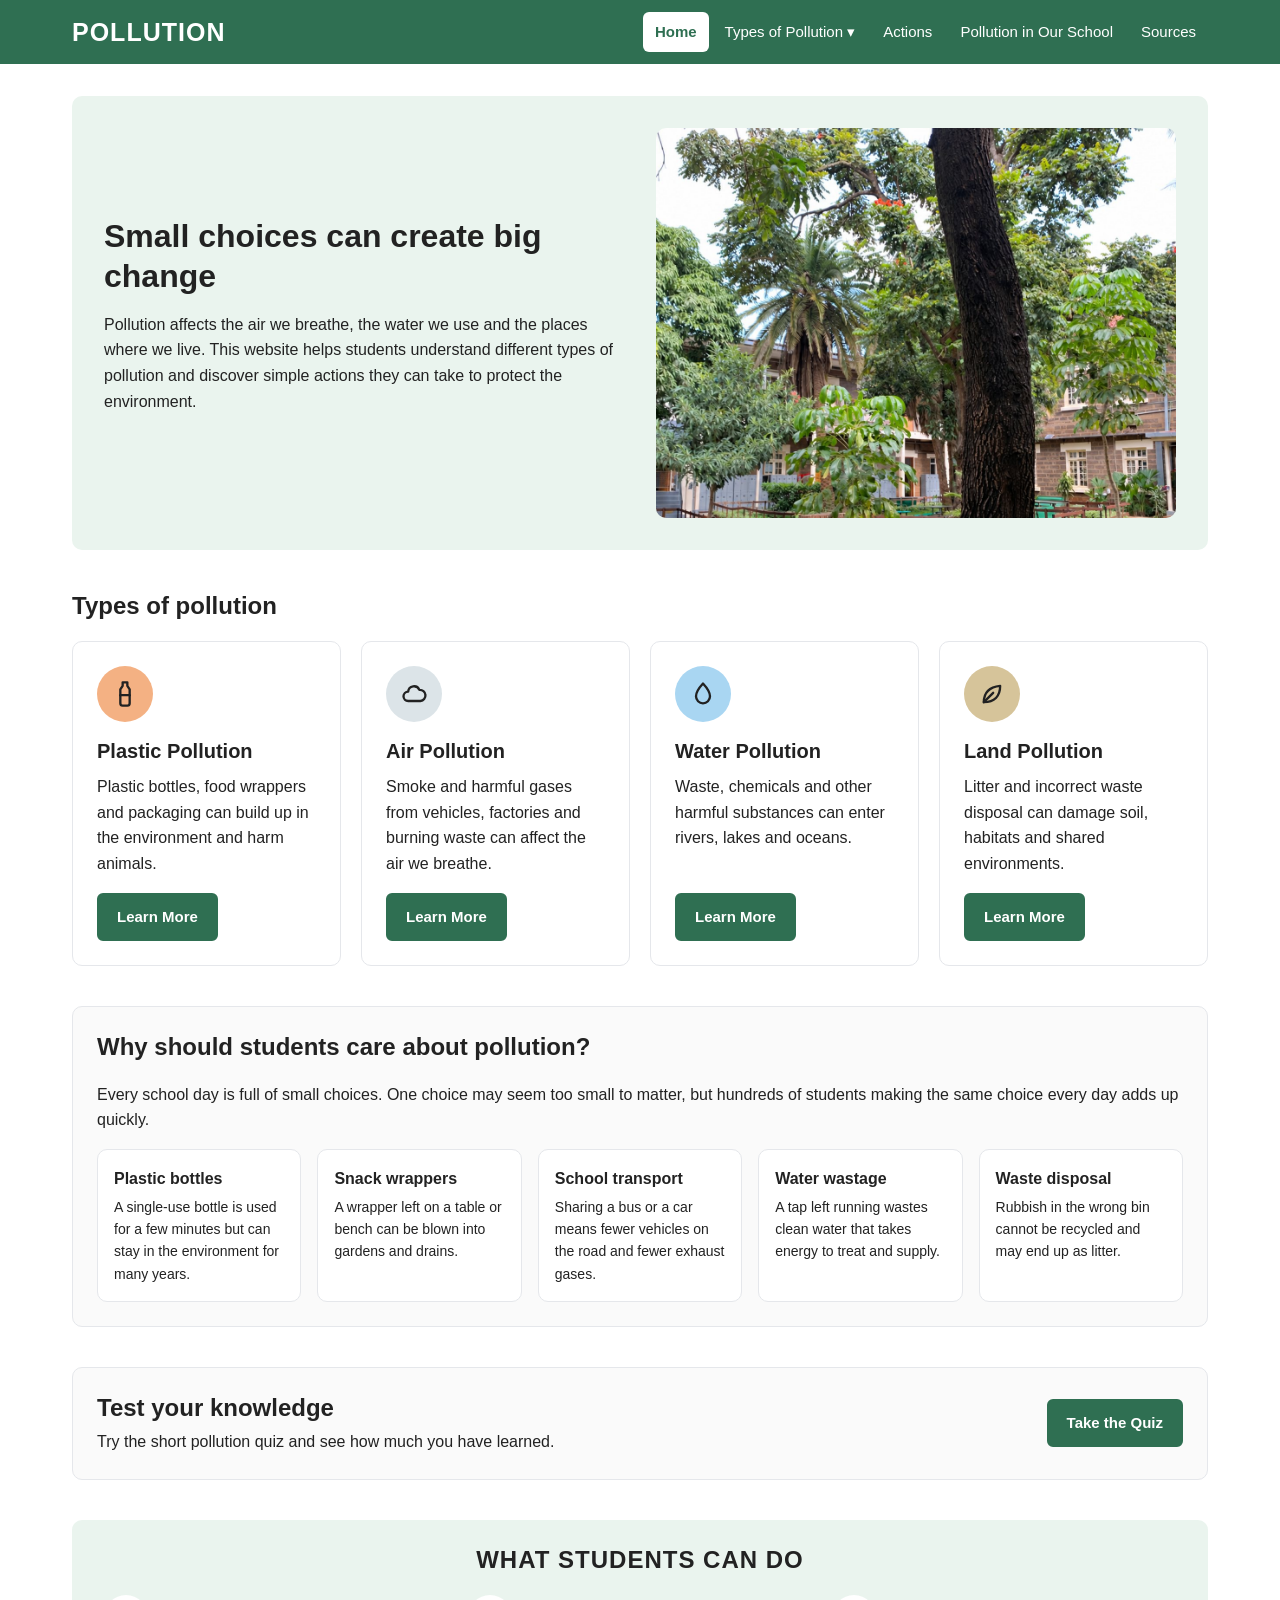
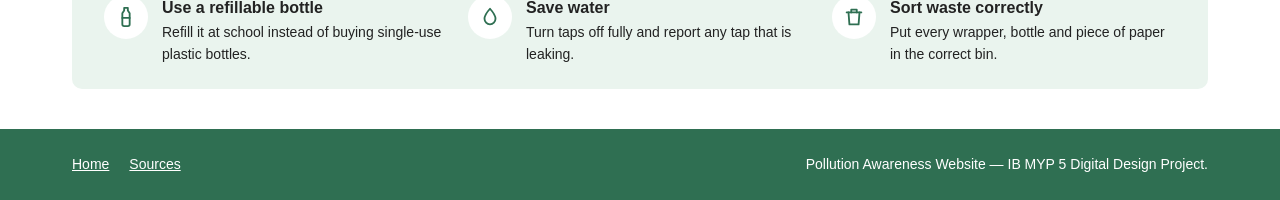
<file: index.html>
<!DOCTYPE html>
<html lang="en">
<head>
  <meta charset="UTF-8">
  <meta name="viewport" content="width=device-width, initial-scale=1.0">
  <title>Home | POLLUTION</title>
  <meta name="description" content="A student website about plastic, air, water and land pollution and the simple actions students can take.">
  <link rel="stylesheet" href="style.css">
</head>
<body>
  <a class="skip-link" href="#main">Skip to main content</a>

  <!-- ===== Navigation bar (the same on every page) ===== -->
  <header class="site-header">
    <div class="container nav-bar">
      <a class="logo" href="index.html">POLLUTION</a>
      <button class="menu-toggle" id="menu-toggle" type="button" aria-expanded="false" aria-controls="nav-links">Menu</button>
      <nav aria-label="Main navigation">
        <ul class="nav-links" id="nav-links">
          <li><a href="index.html" class="active" aria-current="page">Home</a></li>
          <li class="dropdown" id="types-dropdown">
            <button class="dropdown-button" id="types-button" type="button" aria-expanded="false" aria-controls="types-menu">Types of Pollution &#9662;</button>
            <ul class="dropdown-menu" id="types-menu">
              <li><a href="plastic.html">Plastic Pollution</a></li>
              <li><a href="air.html">Air Pollution</a></li>
              <li><a href="water.html">Water Pollution</a></li>
              <li><a href="land.html">Land Pollution</a></li>
            </ul>
          </li>
          <li><a href="actions.html">Actions</a></li>
          <li><a href="school.html">Pollution in Our School</a></li>
          <li><a href="sources.html">Sources</a></li>
        </ul>
      </nav>
    </div>
  </header>

  <main id="main" class="container">

    <!-- ===== Introduction panel ===== -->
    <section class="intro-panel">
      <div>
        <h1>Small choices can create big change</h1>
        <p>Pollution affects the air we breathe, the water we use and the places where we live. This website helps students understand different types of pollution and discover simple actions they can take to protect the environment.</p>
      </div>
      <figure class="intro-image">
        <img src="home-school-garden.jpg" alt="Tall trees and green plants in the school garden, with stone classroom buildings behind them." width="1200" height="900">
      </figure>
    </section>

    <!-- ===== Four information cards ===== -->
    <section class="section" aria-labelledby="cards-heading">
      <h2 id="cards-heading">Types of pollution</h2>
      <div class="card-grid">
        <article class="card">
          <span class="icon-circle plastic"><svg viewBox="0 0 24 24" aria-hidden="true"><path d="M10 2h4v3l2 3v12a2 2 0 0 1-2 2h-4a2 2 0 0 1-2-2V8l2-3z"/><path d="M8 13h8"/></svg></span>
          <h3>Plastic Pollution</h3>
          <p>Plastic bottles, food wrappers and packaging can build up in the environment and harm animals.</p>
          <a class="button" href="plastic.html">Learn More<span class="visually-hidden"> about plastic pollution</span></a>
        </article>
        <article class="card">
          <span class="icon-circle air"><svg viewBox="0 0 24 24" aria-hidden="true"><path d="M7 18a4 4 0 0 1 0-8 5 5 0 0 1 9.6-1.5A4.5 4.5 0 0 1 17.5 18z"/></svg></span>
          <h3>Air Pollution</h3>
          <p>Smoke and harmful gases from vehicles, factories and burning waste can affect the air we breathe.</p>
          <a class="button" href="air.html">Learn More<span class="visually-hidden"> about air pollution</span></a>
        </article>
        <article class="card">
          <span class="icon-circle water"><svg viewBox="0 0 24 24" aria-hidden="true"><path d="M12 3s6 6.5 6 11a6 6 0 0 1-12 0c0-4.5 6-11 6-11z"/></svg></span>
          <h3>Water Pollution</h3>
          <p>Waste, chemicals and other harmful substances can enter rivers, lakes and oceans.</p>
          <a class="button" href="water.html">Learn More<span class="visually-hidden"> about water pollution</span></a>
        </article>
        <article class="card">
          <span class="icon-circle land"><svg viewBox="0 0 24 24" aria-hidden="true"><path d="M5 19C5 11 10 6 19 5c0 9-5 14-14 14z"/><path d="M5 19l8-8"/></svg></span>
          <h3>Land Pollution</h3>
          <p>Litter and incorrect waste disposal can damage soil, habitats and shared environments.</p>
          <a class="button" href="land.html">Learn More<span class="visually-hidden"> about land pollution</span></a>
        </article>
      </div>
    </section>

    <!-- ===== Why should students care? ===== -->
    <section class="section panel" aria-labelledby="why-heading">
      <h2 id="why-heading">Why should students care about pollution?</h2>
      <p>Every school day is full of small choices. One choice may seem too small to matter, but hundreds of students making the same choice every day adds up quickly.</p>
      <ul class="example-list">
        <li><strong>Plastic bottles</strong>A single-use bottle is used for a few minutes but can stay in the environment for many years.</li>
        <li><strong>Snack wrappers</strong>A wrapper left on a table or bench can be blown into gardens and drains.</li>
        <li><strong>School transport</strong>Sharing a bus or a car means fewer vehicles on the road and fewer exhaust gases.</li>
        <li><strong>Water wastage</strong>A tap left running wastes clean water that takes energy to treat and supply.</li>
        <li><strong>Waste disposal</strong>Rubbish in the wrong bin cannot be recycled and may end up as litter.</li>
      </ul>
    </section>

    <section class="section panel quiz-banner">
      <div>
        <h2>Test your knowledge</h2>
        <p>Try the short pollution quiz and see how much you have learned.</p>
      </div>
      <a class="button" href="quiz.html">Take the Quiz</a>
    </section>

    <!-- ===== Student action strip (the same on every main page) ===== -->
    <section class="section action-strip" aria-labelledby="strip-heading">
      <h2 id="strip-heading">WHAT STUDENTS CAN DO</h2>
      <ul class="action-list">
        <li>
          <span class="icon-circle"><svg viewBox="0 0 24 24" aria-hidden="true"><path d="M10 2h4v3l2 3v12a2 2 0 0 1-2 2h-4a2 2 0 0 1-2-2V8l2-3z"/><path d="M8 13h8"/></svg></span>
          <div><strong>Use a refillable bottle</strong><span class="small">Refill it at school instead of buying single-use plastic bottles.</span></div>
        </li>
        <li>
          <span class="icon-circle"><svg viewBox="0 0 24 24" aria-hidden="true"><path d="M12 3s6 6.5 6 11a6 6 0 0 1-12 0c0-4.5 6-11 6-11z"/></svg></span>
          <div><strong>Save water</strong><span class="small">Turn taps off fully and report any tap that is leaking.</span></div>
        </li>
        <li>
          <span class="icon-circle"><svg viewBox="0 0 24 24" aria-hidden="true"><path d="M4 7h16"/><path d="M9 7V4h6v3"/><path d="M6 7l1 13h10l1-13"/></svg></span>
          <div><strong>Sort waste correctly</strong><span class="small">Put every wrapper, bottle and piece of paper in the correct bin.</span></div>
        </li>
      </ul>
    </section>

  </main>

  <!-- ===== Footer (the same on every page) ===== -->
  <footer class="site-footer">
    <div class="container footer-inner">
      <ul class="footer-links">
        <li><a href="index.html">Home</a></li>
        <li><a href="sources.html">Sources</a></li>
      </ul>
      <p>Pollution Awareness Website — IB MYP 5 Digital Design Project.</p>
    </div>
  </footer>

  <script src="script.js"></script>
</body>
</html>
</file>
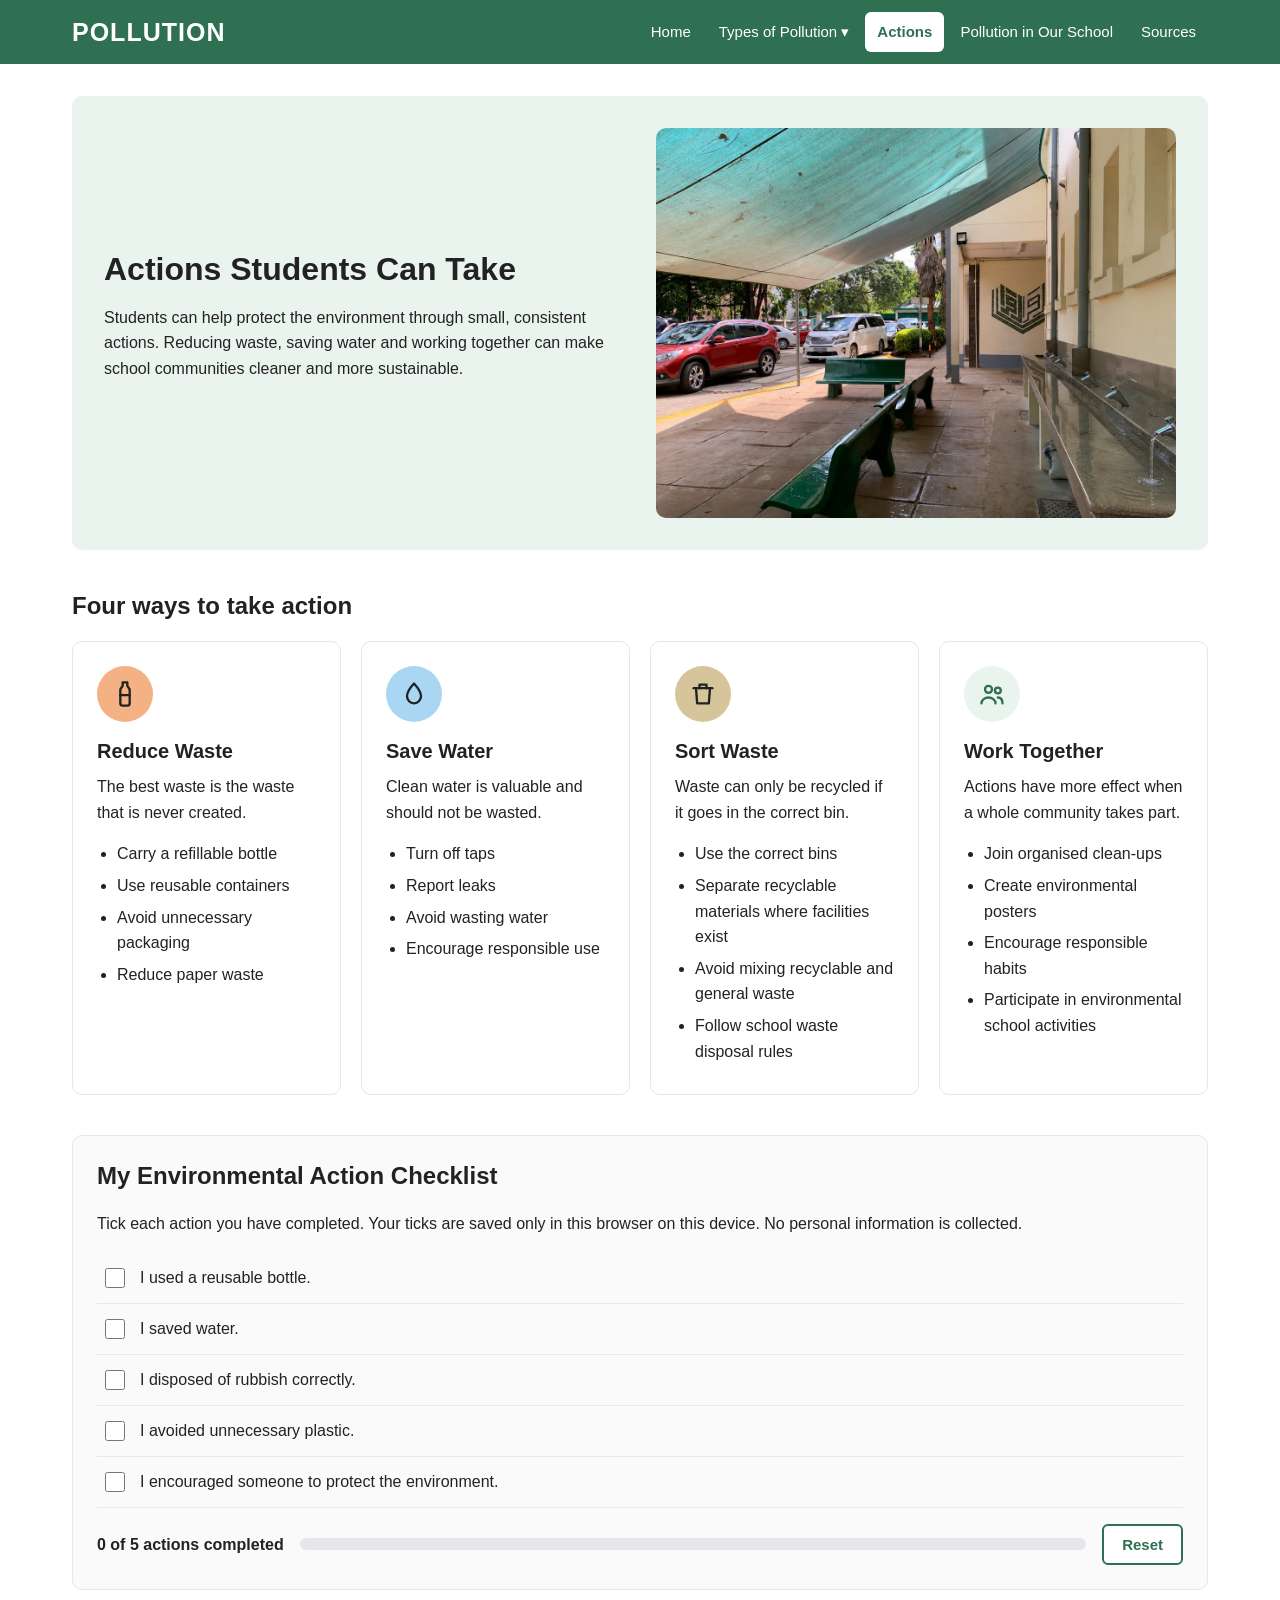
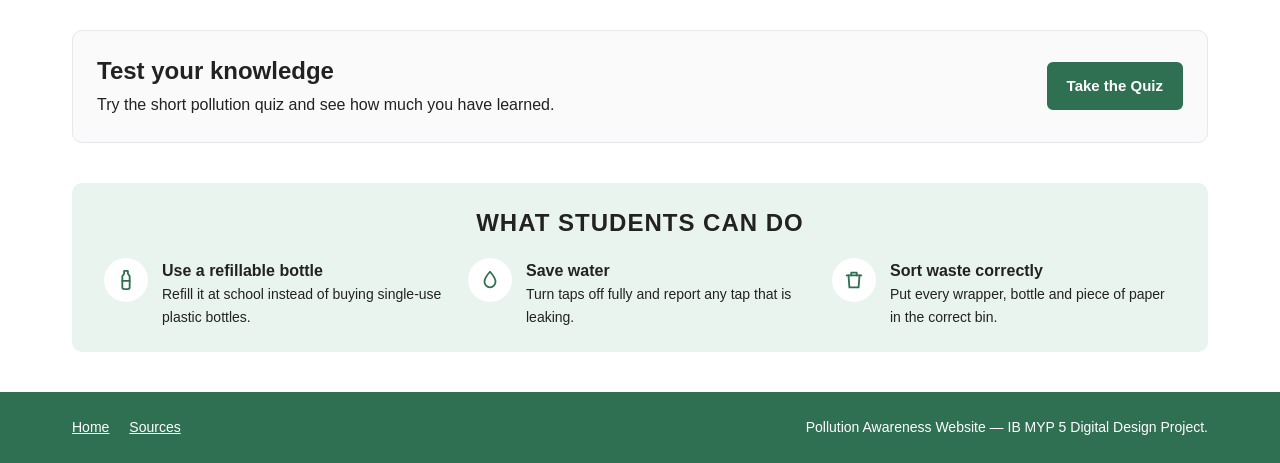
<file: actions.html>
<!DOCTYPE html>
<html lang="en">
<head>
  <meta charset="UTF-8">
  <meta name="viewport" content="width=device-width, initial-scale=1.0">
  <title>Actions Students Can Take | POLLUTION</title>
  <meta name="description" content="Practical actions students can take to reduce waste, save water and sort waste, with an interactive checklist.">
  <link rel="stylesheet" href="style.css">
</head>
<body>
  <a class="skip-link" href="#main">Skip to main content</a>

  <!-- ===== Navigation bar (the same on every page) ===== -->
  <header class="site-header">
    <div class="container nav-bar">
      <a class="logo" href="index.html">POLLUTION</a>
      <button class="menu-toggle" id="menu-toggle" type="button" aria-expanded="false" aria-controls="nav-links">Menu</button>
      <nav aria-label="Main navigation">
        <ul class="nav-links" id="nav-links">
          <li><a href="index.html">Home</a></li>
          <li class="dropdown" id="types-dropdown">
            <button class="dropdown-button" id="types-button" type="button" aria-expanded="false" aria-controls="types-menu">Types of Pollution &#9662;</button>
            <ul class="dropdown-menu" id="types-menu">
              <li><a href="plastic.html">Plastic Pollution</a></li>
              <li><a href="air.html">Air Pollution</a></li>
              <li><a href="water.html">Water Pollution</a></li>
              <li><a href="land.html">Land Pollution</a></li>
            </ul>
          </li>
          <li><a href="actions.html" class="active" aria-current="page">Actions</a></li>
          <li><a href="school.html">Pollution in Our School</a></li>
          <li><a href="sources.html">Sources</a></li>
        </ul>
      </nav>
    </div>
  </header>

  <main id="main" class="container">

    <!-- ===== Introduction panel ===== -->
    <section class="intro-panel">
      <div>
        <h1>Actions Students Can Take</h1>
        <p>Students can help protect the environment through small, consistent actions. Reducing waste, saving water and working together can make school communities cleaner and more sustainable.</p>
      </div>
      <figure class="intro-image">
        <img src="water-conservation-school.jpg" alt="The clean, covered school water station with a row of taps and green benches." width="1200" height="900">
      </figure>
    </section>

    <!-- ===== Four information cards ===== -->
    <section class="section" aria-labelledby="cards-heading">
      <h2 id="cards-heading">Four ways to take action</h2>
      <div class="card-grid">
        <article class="card">
          <span class="icon-circle plastic"><svg viewBox="0 0 24 24" aria-hidden="true"><path d="M10 2h4v3l2 3v12a2 2 0 0 1-2 2h-4a2 2 0 0 1-2-2V8l2-3z"/><path d="M8 13h8"/></svg></span>
          <h3>Reduce Waste</h3>
          <p>The best waste is the waste that is never created.</p>
          <ul>
            <li>Carry a refillable bottle</li>
            <li>Use reusable containers</li>
            <li>Avoid unnecessary packaging</li>
            <li>Reduce paper waste</li>
          </ul>
        </article>
        <article class="card">
          <span class="icon-circle water"><svg viewBox="0 0 24 24" aria-hidden="true"><path d="M12 3s6 6.5 6 11a6 6 0 0 1-12 0c0-4.5 6-11 6-11z"/></svg></span>
          <h3>Save Water</h3>
          <p>Clean water is valuable and should not be wasted.</p>
          <ul>
            <li>Turn off taps</li>
            <li>Report leaks</li>
            <li>Avoid wasting water</li>
            <li>Encourage responsible use</li>
          </ul>
        </article>
        <article class="card">
          <span class="icon-circle land"><svg viewBox="0 0 24 24" aria-hidden="true"><path d="M4 7h16"/><path d="M9 7V4h6v3"/><path d="M6 7l1 13h10l1-13"/></svg></span>
          <h3>Sort Waste</h3>
          <p>Waste can only be recycled if it goes in the correct bin.</p>
          <ul>
            <li>Use the correct bins</li>
            <li>Separate recyclable materials where facilities exist</li>
            <li>Avoid mixing recyclable and general waste</li>
            <li>Follow school waste disposal rules</li>
          </ul>
        </article>
        <article class="card">
          <span class="icon-circle green"><svg viewBox="0 0 24 24" aria-hidden="true"><circle cx="9" cy="8" r="3"/><path d="M3 20c0-3 3-5 6-5s6 2 6 5"/><circle cx="17" cy="9" r="2.5"/><path d="M17 15c2.5 0 4 2 4 5"/></svg></span>
          <h3>Work Together</h3>
          <p>Actions have more effect when a whole community takes part.</p>
          <ul>
            <li>Join organised clean-ups</li>
            <li>Create environmental posters</li>
            <li>Encourage responsible habits</li>
            <li>Participate in environmental school activities</li>
          </ul>
        </article>
      </div>
    </section>

    <!-- ===== Interactive checklist (works with script.js) ===== -->
    <section class="section panel" aria-labelledby="checklist-heading">
      <h2 id="checklist-heading">My Environmental Action Checklist</h2>
      <p>Tick each action you have completed. Your ticks are saved only in this browser on this device. No personal information is collected.</p>
      <ul class="checklist" id="checklist">
        <li><label><input type="checkbox"> I used a reusable bottle.</label></li>
        <li><label><input type="checkbox"> I saved water.</label></li>
        <li><label><input type="checkbox"> I disposed of rubbish correctly.</label></li>
        <li><label><input type="checkbox"> I avoided unnecessary plastic.</label></li>
        <li><label><input type="checkbox"> I encouraged someone to protect the environment.</label></li>
      </ul>
      <div class="progress-row">
        <strong id="progress-text" aria-live="polite">0 of 5 actions completed</strong>
        <div class="progress-track" aria-hidden="true"><div class="progress-fill" id="progress-fill"></div></div>
        <button class="button button-outline" id="reset-checklist" type="button">Reset</button>
      </div>
    </section>

    <section class="section panel quiz-banner">
      <div>
        <h2>Test your knowledge</h2>
        <p>Try the short pollution quiz and see how much you have learned.</p>
      </div>
      <a class="button" href="quiz.html">Take the Quiz</a>
    </section>

    <!-- ===== Student action strip (the same on every main page) ===== -->
    <section class="section action-strip" aria-labelledby="strip-heading">
      <h2 id="strip-heading">WHAT STUDENTS CAN DO</h2>
      <ul class="action-list">
        <li>
          <span class="icon-circle"><svg viewBox="0 0 24 24" aria-hidden="true"><path d="M10 2h4v3l2 3v12a2 2 0 0 1-2 2h-4a2 2 0 0 1-2-2V8l2-3z"/><path d="M8 13h8"/></svg></span>
          <div><strong>Use a refillable bottle</strong><span class="small">Refill it at school instead of buying single-use plastic bottles.</span></div>
        </li>
        <li>
          <span class="icon-circle"><svg viewBox="0 0 24 24" aria-hidden="true"><path d="M12 3s6 6.5 6 11a6 6 0 0 1-12 0c0-4.5 6-11 6-11z"/></svg></span>
          <div><strong>Save water</strong><span class="small">Turn taps off fully and report any tap that is leaking.</span></div>
        </li>
        <li>
          <span class="icon-circle"><svg viewBox="0 0 24 24" aria-hidden="true"><path d="M4 7h16"/><path d="M9 7V4h6v3"/><path d="M6 7l1 13h10l1-13"/></svg></span>
          <div><strong>Sort waste correctly</strong><span class="small">Put every wrapper, bottle and piece of paper in the correct bin.</span></div>
        </li>
      </ul>
    </section>

  </main>

  <!-- ===== Footer (the same on every page) ===== -->
  <footer class="site-footer">
    <div class="container footer-inner">
      <ul class="footer-links">
        <li><a href="index.html">Home</a></li>
        <li><a href="sources.html">Sources</a></li>
      </ul>
      <p>Pollution Awareness Website — IB MYP 5 Digital Design Project.</p>
    </div>
  </footer>

  <script src="script.js"></script>
</body>
</html>
</file>
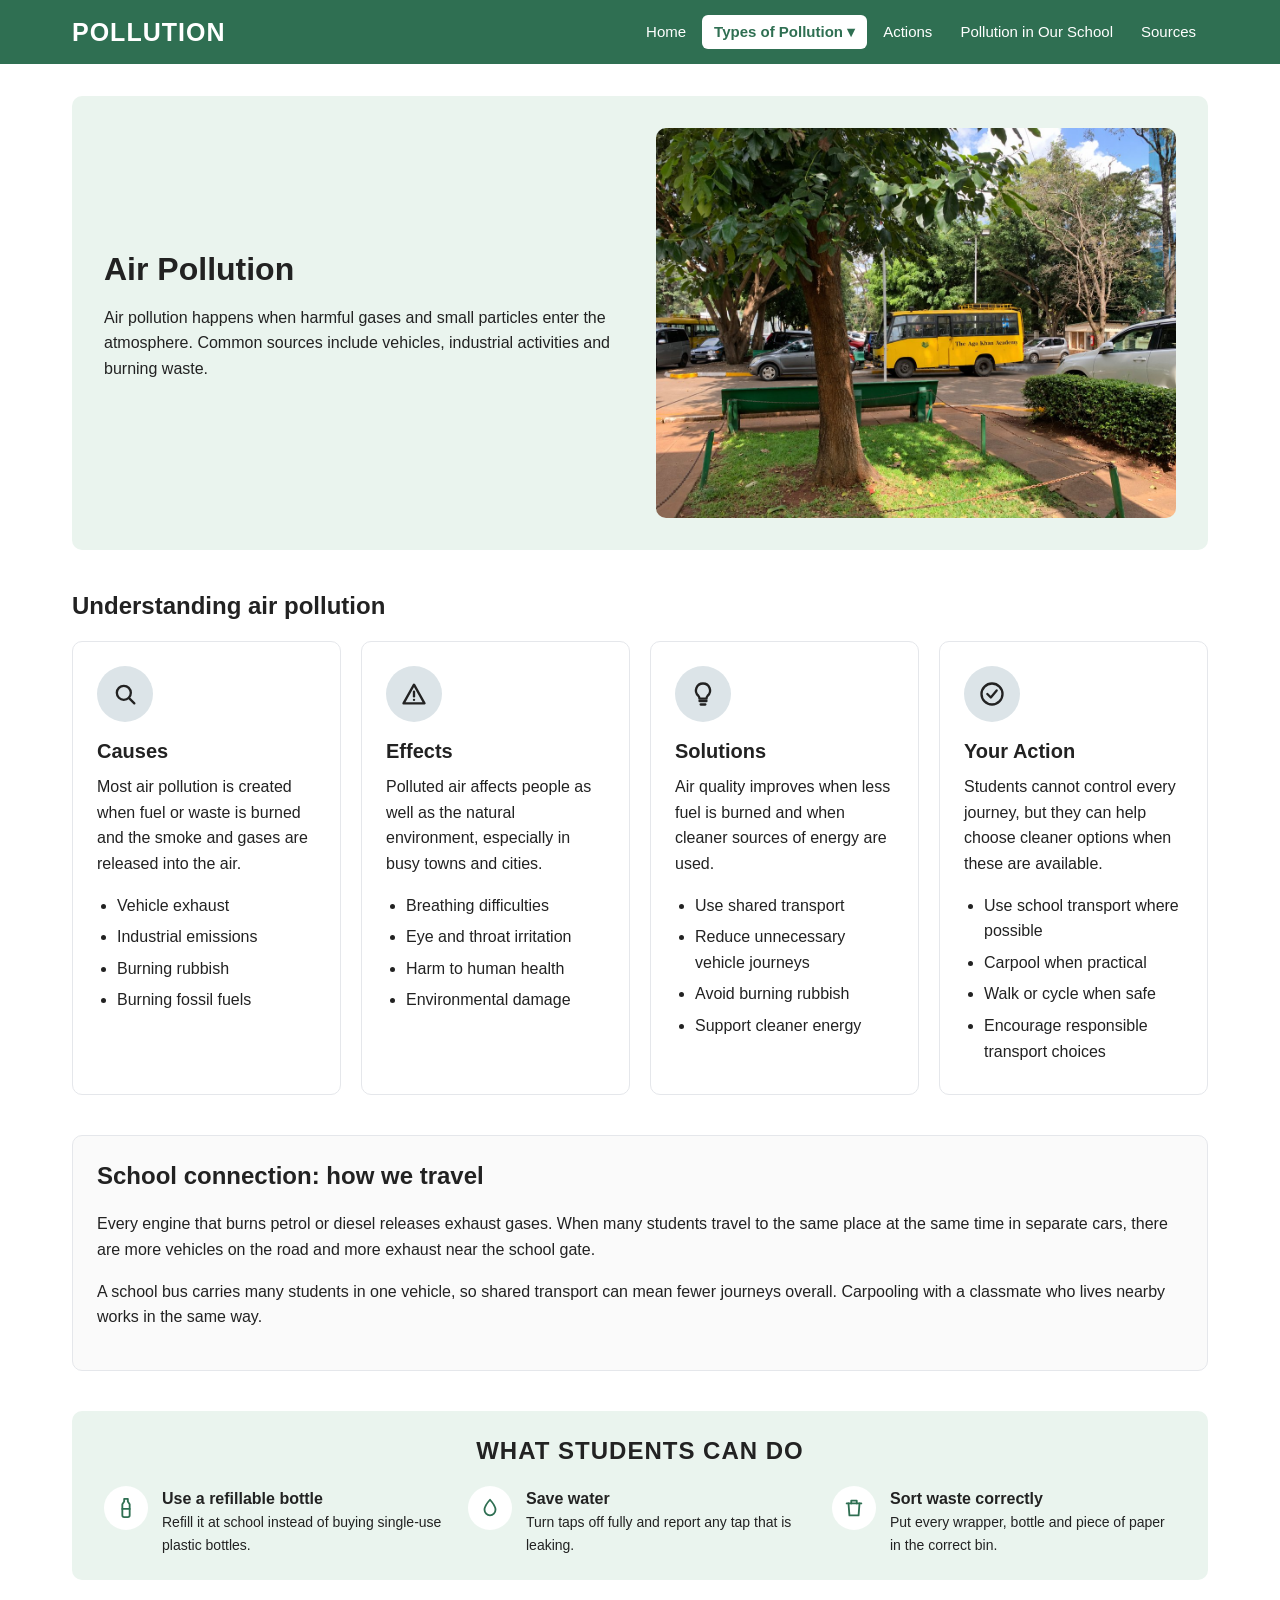
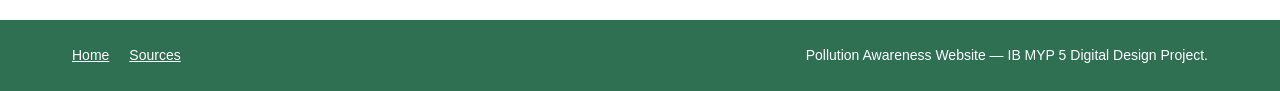
<file: air.html>
<!DOCTYPE html>
<html lang="en">
<head>
  <meta charset="UTF-8">
  <meta name="viewport" content="width=device-width, initial-scale=1.0">
  <title>Air Pollution | POLLUTION</title>
  <meta name="description" content="Air pollution happens when harmful gases and small particles enter the atmosphere.">
  <link rel="stylesheet" href="style.css">
</head>
<body>
  <a class="skip-link" href="#main">Skip to main content</a>

  <!-- ===== Navigation bar (the same on every page) ===== -->
  <header class="site-header">
    <div class="container nav-bar">
      <a class="logo" href="index.html">POLLUTION</a>
      <button class="menu-toggle" id="menu-toggle" type="button" aria-expanded="false" aria-controls="nav-links">Menu</button>
      <nav aria-label="Main navigation">
        <ul class="nav-links" id="nav-links">
          <li><a href="index.html">Home</a></li>
          <li class="dropdown" id="types-dropdown">
            <button class="dropdown-button active" id="types-button" type="button" aria-expanded="false" aria-controls="types-menu">Types of Pollution &#9662;</button>
            <ul class="dropdown-menu" id="types-menu">
              <li><a href="plastic.html">Plastic Pollution</a></li>
              <li><a href="air.html" class="active" aria-current="page">Air Pollution</a></li>
              <li><a href="water.html">Water Pollution</a></li>
              <li><a href="land.html">Land Pollution</a></li>
            </ul>
          </li>
          <li><a href="actions.html">Actions</a></li>
          <li><a href="school.html">Pollution in Our School</a></li>
          <li><a href="sources.html">Sources</a></li>
        </ul>
      </nav>
    </div>
  </header>

  <main id="main" class="container">

    <!-- ===== Introduction panel ===== -->
    <section class="intro-panel">
      <div>
        <h1>Air Pollution</h1>
        <p>Air pollution happens when harmful gases and small particles enter the atmosphere. Common sources include vehicles, industrial activities and burning waste.</p>
      </div>
      <figure class="intro-image">
        <img src="air-pollution-school.jpg" alt="A yellow Aga Khan Academy school bus and several cars in the school parking area, seen from a grassy area with a tree and a green bench." width="1200" height="900">
      </figure>
    </section>

    <!-- ===== Four information cards ===== -->
    <section class="section" aria-labelledby="cards-heading">
      <h2 id="cards-heading">Understanding air pollution</h2>
      <div class="card-grid">
        <article class="card">
          <span class="icon-circle air"><svg viewBox="0 0 24 24" aria-hidden="true"><circle cx="11" cy="11" r="6"/><path d="M20 20l-4.5-4.5"/></svg></span>
          <h3>Causes</h3>
          <p>Most air pollution is created when fuel or waste is burned and the smoke and gases are released into the air.</p>
          <ul>
            <li>Vehicle exhaust</li>
            <li>Industrial emissions</li>
            <li>Burning rubbish</li>
            <li>Burning fossil fuels</li>
          </ul>
        </article>
        <article class="card">
          <span class="icon-circle air"><svg viewBox="0 0 24 24" aria-hidden="true"><path d="M12 4l9 16H3z"/><path d="M12 10v4"/><path d="M12 17h.01"/></svg></span>
          <h3>Effects</h3>
          <p>Polluted air affects people as well as the natural environment, especially in busy towns and cities.</p>
          <ul>
            <li>Breathing difficulties</li>
            <li>Eye and throat irritation</li>
            <li>Harm to human health</li>
            <li>Environmental damage</li>
          </ul>
        </article>
        <article class="card">
          <span class="icon-circle air"><svg viewBox="0 0 24 24" aria-hidden="true"><path d="M9 18h6"/><path d="M10 21h4"/><path d="M12 3a6 6 0 0 0-4 10.5c.7.7 1 1.5 1 2.5h6c0-1 .3-1.8 1-2.5A6 6 0 0 0 12 3z"/></svg></span>
          <h3>Solutions</h3>
          <p>Air quality improves when less fuel is burned and when cleaner sources of energy are used.</p>
          <ul>
            <li>Use shared transport</li>
            <li>Reduce unnecessary vehicle journeys</li>
            <li>Avoid burning rubbish</li>
            <li>Support cleaner energy</li>
          </ul>
        </article>
        <article class="card">
          <span class="icon-circle air"><svg viewBox="0 0 24 24" aria-hidden="true"><circle cx="12" cy="12" r="9"/><path d="M8 12l3 3 5-6"/></svg></span>
          <h3>Your Action</h3>
          <p>Students cannot control every journey, but they can help choose cleaner options when these are available.</p>
          <ul>
            <li>Use school transport where possible</li>
            <li>Carpool when practical</li>
            <li>Walk or cycle when safe</li>
            <li>Encourage responsible transport choices</li>
          </ul>
        </article>
      </div>
    </section>

    <!-- ===== School connection ===== -->
    <section class="section panel" aria-labelledby="example-heading">
      <h2 id="example-heading">School connection: how we travel</h2>
      <p>Every engine that burns petrol or diesel releases exhaust gases. When many students travel to the same place at the same time in separate cars, there are more vehicles on the road and more exhaust near the school gate.</p>
      <p>A school bus carries many students in one vehicle, so shared transport can mean fewer journeys overall. Carpooling with a classmate who lives nearby works in the same way.</p>
    </section>

    <!-- ===== Student action strip (the same on every main page) ===== -->
    <section class="section action-strip" aria-labelledby="strip-heading">
      <h2 id="strip-heading">WHAT STUDENTS CAN DO</h2>
      <ul class="action-list">
        <li>
          <span class="icon-circle"><svg viewBox="0 0 24 24" aria-hidden="true"><path d="M10 2h4v3l2 3v12a2 2 0 0 1-2 2h-4a2 2 0 0 1-2-2V8l2-3z"/><path d="M8 13h8"/></svg></span>
          <div><strong>Use a refillable bottle</strong><span class="small">Refill it at school instead of buying single-use plastic bottles.</span></div>
        </li>
        <li>
          <span class="icon-circle"><svg viewBox="0 0 24 24" aria-hidden="true"><path d="M12 3s6 6.5 6 11a6 6 0 0 1-12 0c0-4.5 6-11 6-11z"/></svg></span>
          <div><strong>Save water</strong><span class="small">Turn taps off fully and report any tap that is leaking.</span></div>
        </li>
        <li>
          <span class="icon-circle"><svg viewBox="0 0 24 24" aria-hidden="true"><path d="M4 7h16"/><path d="M9 7V4h6v3"/><path d="M6 7l1 13h10l1-13"/></svg></span>
          <div><strong>Sort waste correctly</strong><span class="small">Put every wrapper, bottle and piece of paper in the correct bin.</span></div>
        </li>
      </ul>
    </section>

  </main>

  <!-- ===== Footer (the same on every page) ===== -->
  <footer class="site-footer">
    <div class="container footer-inner">
      <ul class="footer-links">
        <li><a href="index.html">Home</a></li>
        <li><a href="sources.html">Sources</a></li>
      </ul>
      <p>Pollution Awareness Website — IB MYP 5 Digital Design Project.</p>
    </div>
  </footer>

  <script src="script.js"></script>
</body>
</html>
</file>
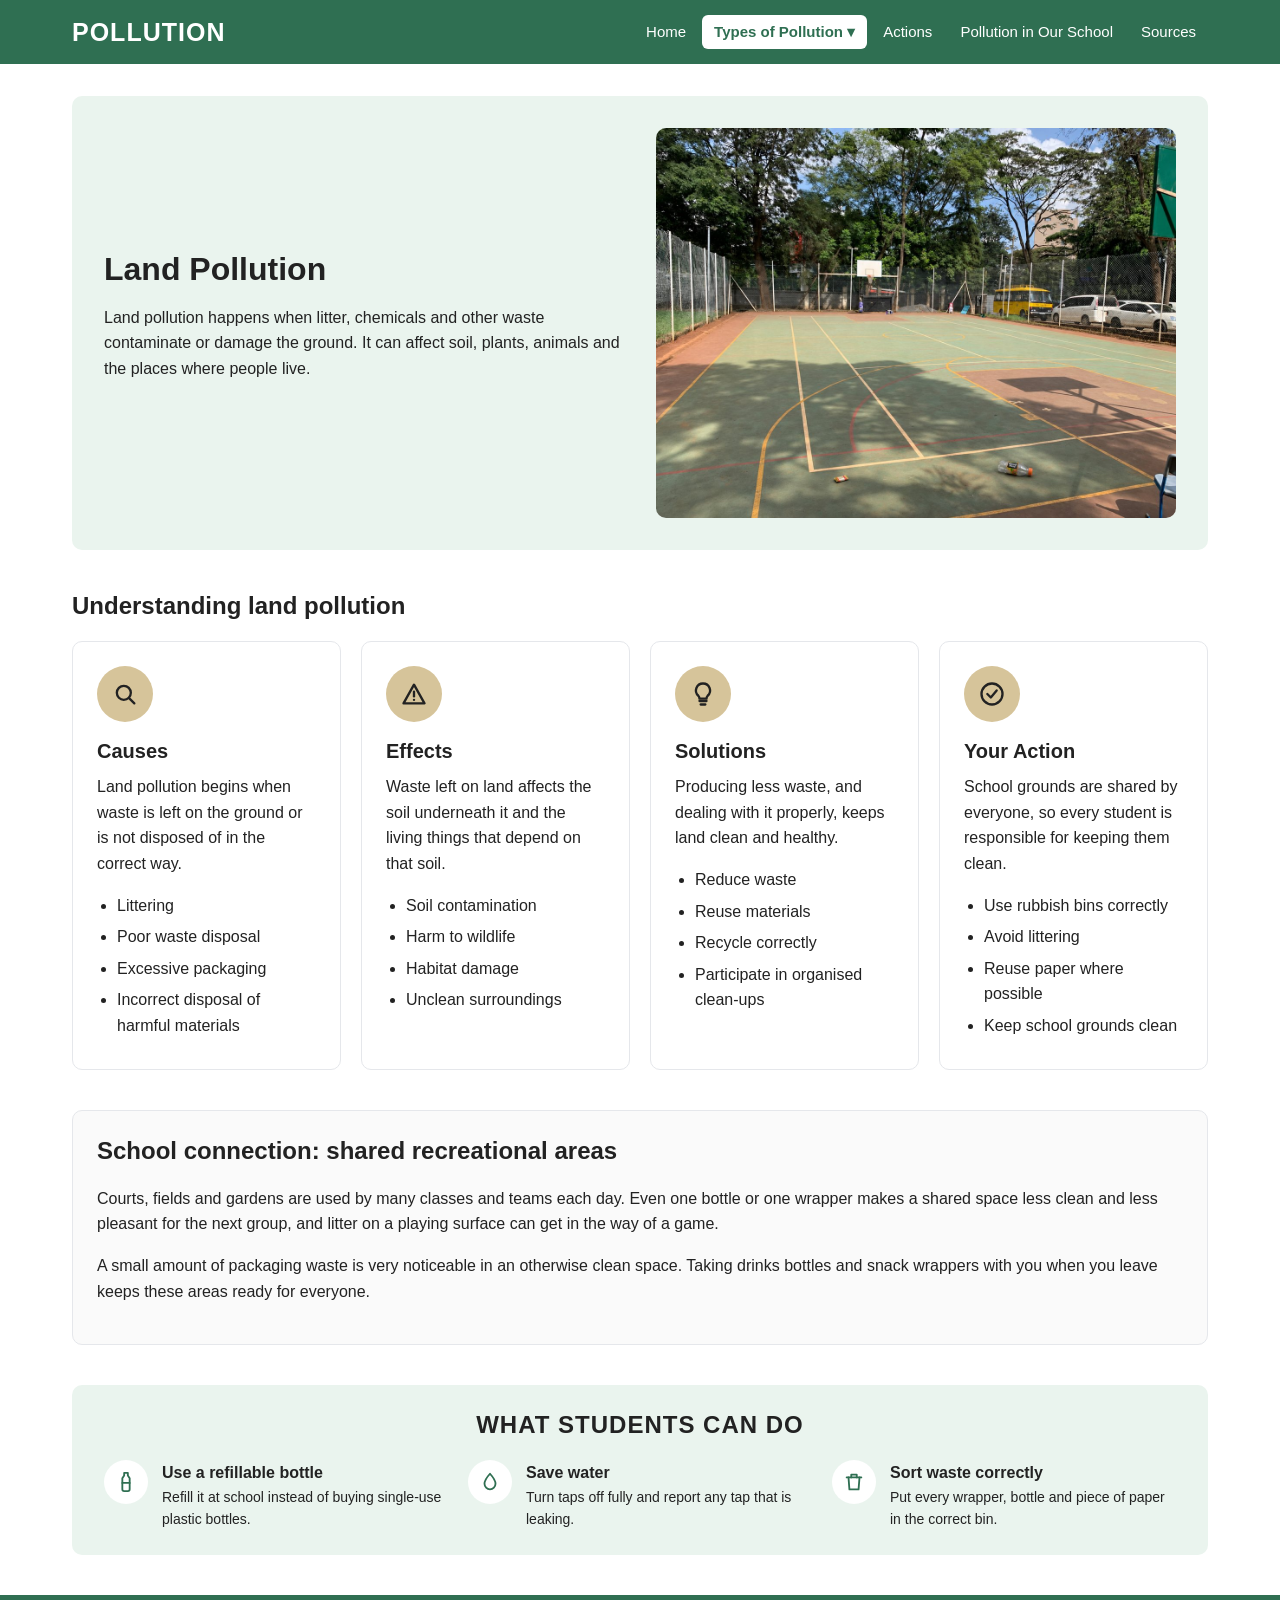
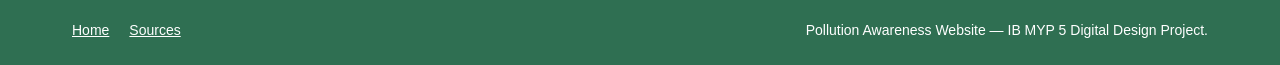
<file: land.html>
<!DOCTYPE html>
<html lang="en">
<head>
  <meta charset="UTF-8">
  <meta name="viewport" content="width=device-width, initial-scale=1.0">
  <title>Land Pollution | POLLUTION</title>
  <meta name="description" content="Land pollution happens when litter, chemicals and other waste contaminate or damage the ground.">
  <link rel="stylesheet" href="style.css">
</head>
<body>
  <a class="skip-link" href="#main">Skip to main content</a>

  <!-- ===== Navigation bar (the same on every page) ===== -->
  <header class="site-header">
    <div class="container nav-bar">
      <a class="logo" href="index.html">POLLUTION</a>
      <button class="menu-toggle" id="menu-toggle" type="button" aria-expanded="false" aria-controls="nav-links">Menu</button>
      <nav aria-label="Main navigation">
        <ul class="nav-links" id="nav-links">
          <li><a href="index.html">Home</a></li>
          <li class="dropdown" id="types-dropdown">
            <button class="dropdown-button active" id="types-button" type="button" aria-expanded="false" aria-controls="types-menu">Types of Pollution &#9662;</button>
            <ul class="dropdown-menu" id="types-menu">
              <li><a href="plastic.html">Plastic Pollution</a></li>
              <li><a href="air.html">Air Pollution</a></li>
              <li><a href="water.html">Water Pollution</a></li>
              <li><a href="land.html" class="active" aria-current="page">Land Pollution</a></li>
            </ul>
          </li>
          <li><a href="actions.html">Actions</a></li>
          <li><a href="school.html">Pollution in Our School</a></li>
          <li><a href="sources.html">Sources</a></li>
        </ul>
      </nav>
    </div>
  </header>

  <main id="main" class="container">

    <!-- ===== Introduction panel ===== -->
    <section class="intro-panel">
      <div>
        <h1>Land Pollution</h1>
        <p>Land pollution happens when litter, chemicals and other waste contaminate or damage the ground. It can affect soil, plants, animals and the places where people live.</p>
      </div>
      <figure class="intro-image">
        <img src="land-pollution-school.jpg" alt="The school basketball court surrounded by trees, with a plastic bottle and a wrapper on the court surface." width="1200" height="900">
      </figure>
    </section>

    <!-- ===== Four information cards ===== -->
    <section class="section" aria-labelledby="cards-heading">
      <h2 id="cards-heading">Understanding land pollution</h2>
      <div class="card-grid">
        <article class="card">
          <span class="icon-circle land"><svg viewBox="0 0 24 24" aria-hidden="true"><circle cx="11" cy="11" r="6"/><path d="M20 20l-4.5-4.5"/></svg></span>
          <h3>Causes</h3>
          <p>Land pollution begins when waste is left on the ground or is not disposed of in the correct way.</p>
          <ul>
            <li>Littering</li>
            <li>Poor waste disposal</li>
            <li>Excessive packaging</li>
            <li>Incorrect disposal of harmful materials</li>
          </ul>
        </article>
        <article class="card">
          <span class="icon-circle land"><svg viewBox="0 0 24 24" aria-hidden="true"><path d="M12 4l9 16H3z"/><path d="M12 10v4"/><path d="M12 17h.01"/></svg></span>
          <h3>Effects</h3>
          <p>Waste left on land affects the soil underneath it and the living things that depend on that soil.</p>
          <ul>
            <li>Soil contamination</li>
            <li>Harm to wildlife</li>
            <li>Habitat damage</li>
            <li>Unclean surroundings</li>
          </ul>
        </article>
        <article class="card">
          <span class="icon-circle land"><svg viewBox="0 0 24 24" aria-hidden="true"><path d="M9 18h6"/><path d="M10 21h4"/><path d="M12 3a6 6 0 0 0-4 10.5c.7.7 1 1.5 1 2.5h6c0-1 .3-1.8 1-2.5A6 6 0 0 0 12 3z"/></svg></span>
          <h3>Solutions</h3>
          <p>Producing less waste, and dealing with it properly, keeps land clean and healthy.</p>
          <ul>
            <li>Reduce waste</li>
            <li>Reuse materials</li>
            <li>Recycle correctly</li>
            <li>Participate in organised clean-ups</li>
          </ul>
        </article>
        <article class="card">
          <span class="icon-circle land"><svg viewBox="0 0 24 24" aria-hidden="true"><circle cx="12" cy="12" r="9"/><path d="M8 12l3 3 5-6"/></svg></span>
          <h3>Your Action</h3>
          <p>School grounds are shared by everyone, so every student is responsible for keeping them clean.</p>
          <ul>
            <li>Use rubbish bins correctly</li>
            <li>Avoid littering</li>
            <li>Reuse paper where possible</li>
            <li>Keep school grounds clean</li>
          </ul>
        </article>
      </div>
    </section>

    <!-- ===== School connection ===== -->
    <section class="section panel" aria-labelledby="example-heading">
      <h2 id="example-heading">School connection: shared recreational areas</h2>
      <p>Courts, fields and gardens are used by many classes and teams each day. Even one bottle or one wrapper makes a shared space less clean and less pleasant for the next group, and litter on a playing surface can get in the way of a game.</p>
      <p>A small amount of packaging waste is very noticeable in an otherwise clean space. Taking drinks bottles and snack wrappers with you when you leave keeps these areas ready for everyone.</p>
    </section>

    <!-- ===== Student action strip (the same on every main page) ===== -->
    <section class="section action-strip" aria-labelledby="strip-heading">
      <h2 id="strip-heading">WHAT STUDENTS CAN DO</h2>
      <ul class="action-list">
        <li>
          <span class="icon-circle"><svg viewBox="0 0 24 24" aria-hidden="true"><path d="M10 2h4v3l2 3v12a2 2 0 0 1-2 2h-4a2 2 0 0 1-2-2V8l2-3z"/><path d="M8 13h8"/></svg></span>
          <div><strong>Use a refillable bottle</strong><span class="small">Refill it at school instead of buying single-use plastic bottles.</span></div>
        </li>
        <li>
          <span class="icon-circle"><svg viewBox="0 0 24 24" aria-hidden="true"><path d="M12 3s6 6.5 6 11a6 6 0 0 1-12 0c0-4.5 6-11 6-11z"/></svg></span>
          <div><strong>Save water</strong><span class="small">Turn taps off fully and report any tap that is leaking.</span></div>
        </li>
        <li>
          <span class="icon-circle"><svg viewBox="0 0 24 24" aria-hidden="true"><path d="M4 7h16"/><path d="M9 7V4h6v3"/><path d="M6 7l1 13h10l1-13"/></svg></span>
          <div><strong>Sort waste correctly</strong><span class="small">Put every wrapper, bottle and piece of paper in the correct bin.</span></div>
        </li>
      </ul>
    </section>

  </main>

  <!-- ===== Footer (the same on every page) ===== -->
  <footer class="site-footer">
    <div class="container footer-inner">
      <ul class="footer-links">
        <li><a href="index.html">Home</a></li>
        <li><a href="sources.html">Sources</a></li>
      </ul>
      <p>Pollution Awareness Website — IB MYP 5 Digital Design Project.</p>
    </div>
  </footer>

  <script src="script.js"></script>
</body>
</html>
</file>
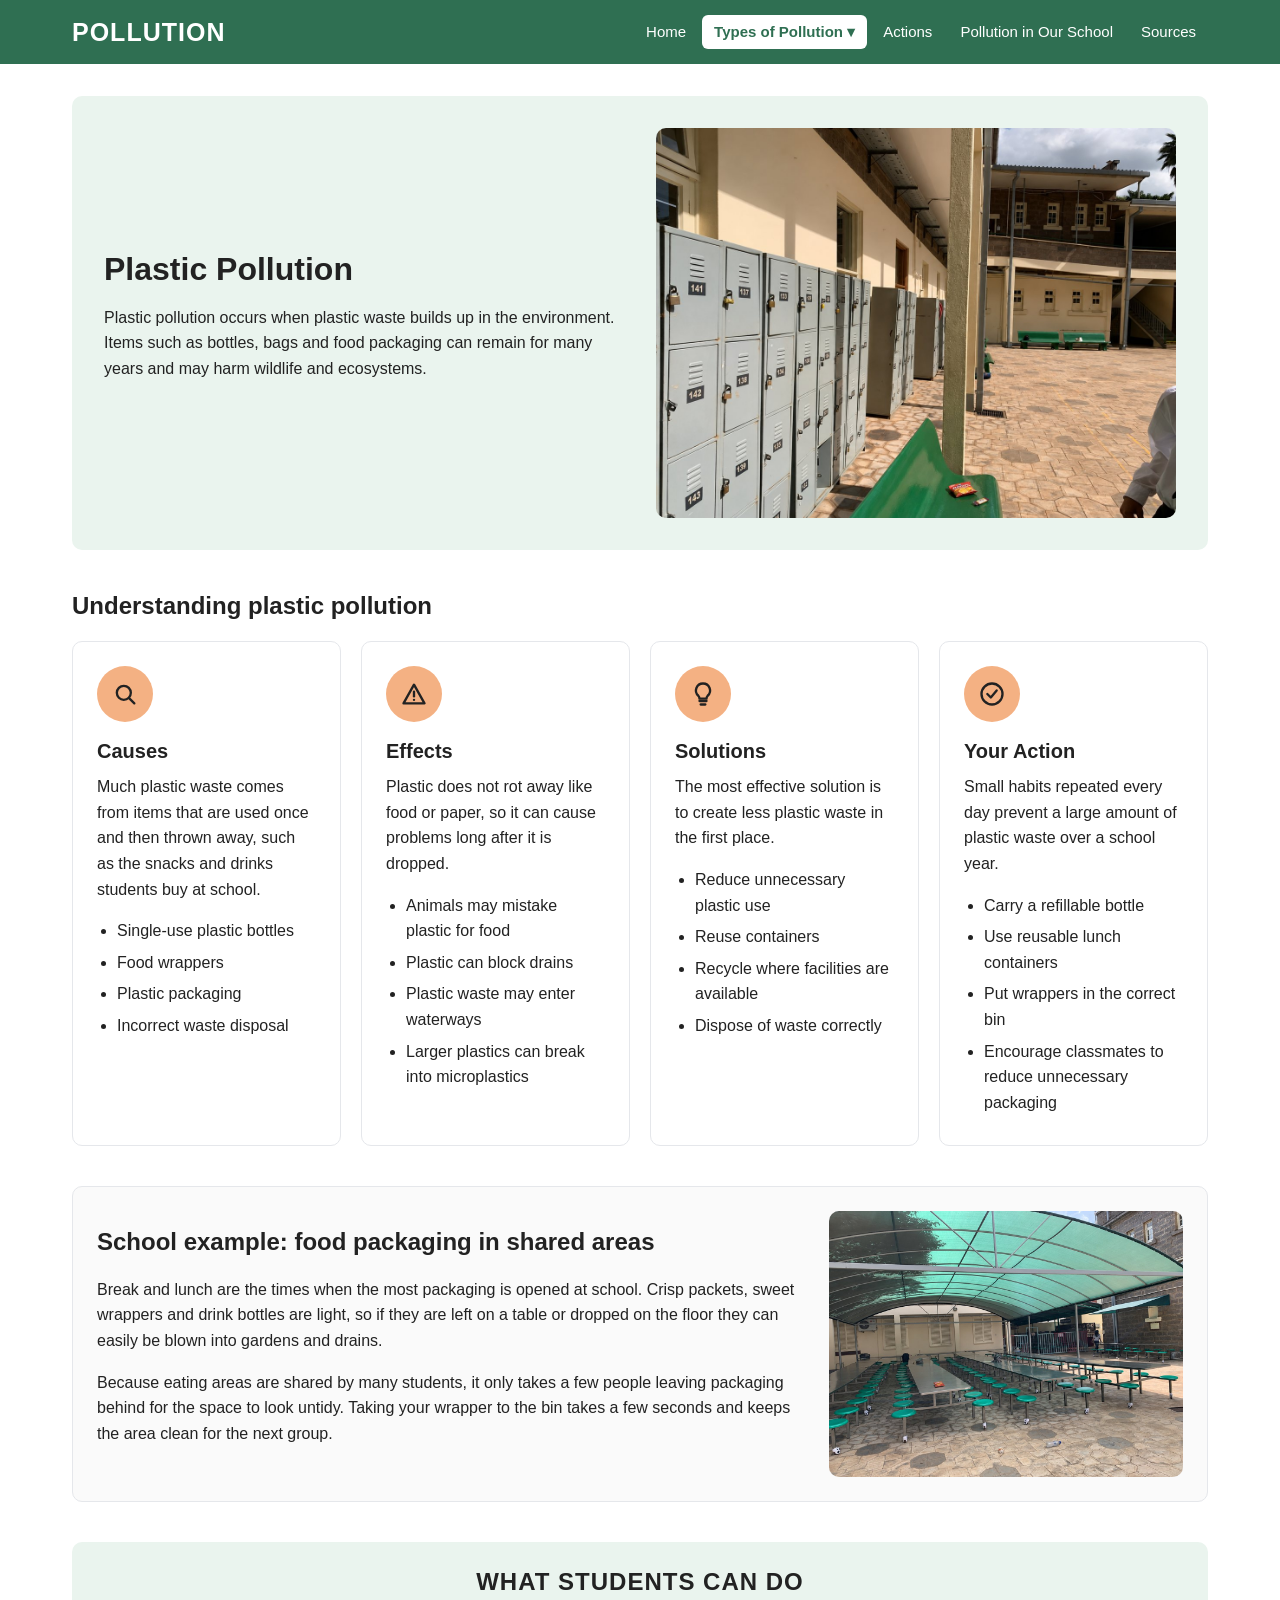
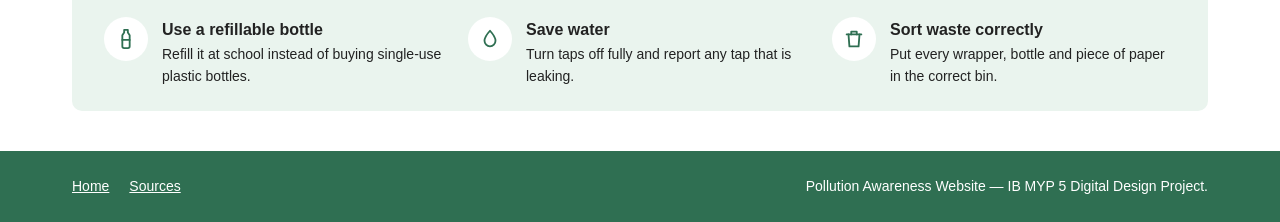
<file: plastic.html>
<!DOCTYPE html>
<html lang="en">
<head>
  <meta charset="UTF-8">
  <meta name="viewport" content="width=device-width, initial-scale=1.0">
  <title>Plastic Pollution | POLLUTION</title>
  <meta name="description" content="Plastic pollution occurs when plastic waste builds up in the environment.">
  <link rel="stylesheet" href="style.css">
</head>
<body>
  <a class="skip-link" href="#main">Skip to main content</a>

  <!-- ===== Navigation bar (the same on every page) ===== -->
  <header class="site-header">
    <div class="container nav-bar">
      <a class="logo" href="index.html">POLLUTION</a>
      <button class="menu-toggle" id="menu-toggle" type="button" aria-expanded="false" aria-controls="nav-links">Menu</button>
      <nav aria-label="Main navigation">
        <ul class="nav-links" id="nav-links">
          <li><a href="index.html">Home</a></li>
          <li class="dropdown" id="types-dropdown">
            <button class="dropdown-button active" id="types-button" type="button" aria-expanded="false" aria-controls="types-menu">Types of Pollution &#9662;</button>
            <ul class="dropdown-menu" id="types-menu">
              <li><a href="plastic.html" class="active" aria-current="page">Plastic Pollution</a></li>
              <li><a href="air.html">Air Pollution</a></li>
              <li><a href="water.html">Water Pollution</a></li>
              <li><a href="land.html">Land Pollution</a></li>
            </ul>
          </li>
          <li><a href="actions.html">Actions</a></li>
          <li><a href="school.html">Pollution in Our School</a></li>
          <li><a href="sources.html">Sources</a></li>
        </ul>
      </nav>
    </div>
  </header>

  <main id="main" class="container">

    <!-- ===== Introduction panel ===== -->
    <section class="intro-panel">
      <div>
        <h1>Plastic Pollution</h1>
        <p>Plastic pollution occurs when plastic waste builds up in the environment. Items such as bottles, bags and food packaging can remain for many years and may harm wildlife and ecosystems.</p>
      </div>
      <figure class="intro-image">
        <img src="plastic-pollution-school.jpg" alt="School lockers beside a paved courtyard, with snack packaging on a green bench in the foreground." width="1200" height="900">
      </figure>
    </section>

    <!-- ===== Four information cards ===== -->
    <section class="section" aria-labelledby="cards-heading">
      <h2 id="cards-heading">Understanding plastic pollution</h2>
      <div class="card-grid">
        <article class="card">
          <span class="icon-circle plastic"><svg viewBox="0 0 24 24" aria-hidden="true"><circle cx="11" cy="11" r="6"/><path d="M20 20l-4.5-4.5"/></svg></span>
          <h3>Causes</h3>
          <p>Much plastic waste comes from items that are used once and then thrown away, such as the snacks and drinks students buy at school.</p>
          <ul>
            <li>Single-use plastic bottles</li>
            <li>Food wrappers</li>
            <li>Plastic packaging</li>
            <li>Incorrect waste disposal</li>
          </ul>
        </article>
        <article class="card">
          <span class="icon-circle plastic"><svg viewBox="0 0 24 24" aria-hidden="true"><path d="M12 4l9 16H3z"/><path d="M12 10v4"/><path d="M12 17h.01"/></svg></span>
          <h3>Effects</h3>
          <p>Plastic does not rot away like food or paper, so it can cause problems long after it is dropped.</p>
          <ul>
            <li>Animals may mistake plastic for food</li>
            <li>Plastic can block drains</li>
            <li>Plastic waste may enter waterways</li>
            <li>Larger plastics can break into microplastics</li>
          </ul>
        </article>
        <article class="card">
          <span class="icon-circle plastic"><svg viewBox="0 0 24 24" aria-hidden="true"><path d="M9 18h6"/><path d="M10 21h4"/><path d="M12 3a6 6 0 0 0-4 10.5c.7.7 1 1.5 1 2.5h6c0-1 .3-1.8 1-2.5A6 6 0 0 0 12 3z"/></svg></span>
          <h3>Solutions</h3>
          <p>The most effective solution is to create less plastic waste in the first place.</p>
          <ul>
            <li>Reduce unnecessary plastic use</li>
            <li>Reuse containers</li>
            <li>Recycle where facilities are available</li>
            <li>Dispose of waste correctly</li>
          </ul>
        </article>
        <article class="card">
          <span class="icon-circle plastic"><svg viewBox="0 0 24 24" aria-hidden="true"><circle cx="12" cy="12" r="9"/><path d="M8 12l3 3 5-6"/></svg></span>
          <h3>Your Action</h3>
          <p>Small habits repeated every day prevent a large amount of plastic waste over a school year.</p>
          <ul>
            <li>Carry a refillable bottle</li>
            <li>Use reusable lunch containers</li>
            <li>Put wrappers in the correct bin</li>
            <li>Encourage classmates to reduce unnecessary packaging</li>
          </ul>
        </article>
      </div>
    </section>

    <!-- ===== School example ===== -->
    <section class="section panel" aria-labelledby="example-heading">
      <div class="split">
        <div>
          <h2 id="example-heading">School example: food packaging in shared areas</h2>
          <p>Break and lunch are the times when the most packaging is opened at school. Crisp packets, sweet wrappers and drink bottles are light, so if they are left on a table or dropped on the floor they can easily be blown into gardens and drains.</p>
          <p>Because eating areas are shared by many students, it only takes a few people leaving packaging behind for the space to look untidy. Taking your wrapper to the bin takes a few seconds and keeps the area clean for the next group.</p>
        </div>
        <figure>
          <img src="school-canteen-pollution.jpg" alt="Outdoor school canteen with long tables and green stools. A crisp packet is on a table and a plastic bottle and wrapper are on the ground." width="1200" height="900">
        </figure>
      </div>
    </section>

    <!-- ===== Student action strip (the same on every main page) ===== -->
    <section class="section action-strip" aria-labelledby="strip-heading">
      <h2 id="strip-heading">WHAT STUDENTS CAN DO</h2>
      <ul class="action-list">
        <li>
          <span class="icon-circle"><svg viewBox="0 0 24 24" aria-hidden="true"><path d="M10 2h4v3l2 3v12a2 2 0 0 1-2 2h-4a2 2 0 0 1-2-2V8l2-3z"/><path d="M8 13h8"/></svg></span>
          <div><strong>Use a refillable bottle</strong><span class="small">Refill it at school instead of buying single-use plastic bottles.</span></div>
        </li>
        <li>
          <span class="icon-circle"><svg viewBox="0 0 24 24" aria-hidden="true"><path d="M12 3s6 6.5 6 11a6 6 0 0 1-12 0c0-4.5 6-11 6-11z"/></svg></span>
          <div><strong>Save water</strong><span class="small">Turn taps off fully and report any tap that is leaking.</span></div>
        </li>
        <li>
          <span class="icon-circle"><svg viewBox="0 0 24 24" aria-hidden="true"><path d="M4 7h16"/><path d="M9 7V4h6v3"/><path d="M6 7l1 13h10l1-13"/></svg></span>
          <div><strong>Sort waste correctly</strong><span class="small">Put every wrapper, bottle and piece of paper in the correct bin.</span></div>
        </li>
      </ul>
    </section>

  </main>

  <!-- ===== Footer (the same on every page) ===== -->
  <footer class="site-footer">
    <div class="container footer-inner">
      <ul class="footer-links">
        <li><a href="index.html">Home</a></li>
        <li><a href="sources.html">Sources</a></li>
      </ul>
      <p>Pollution Awareness Website — IB MYP 5 Digital Design Project.</p>
    </div>
  </footer>

  <script src="script.js"></script>
</body>
</html>
</file>
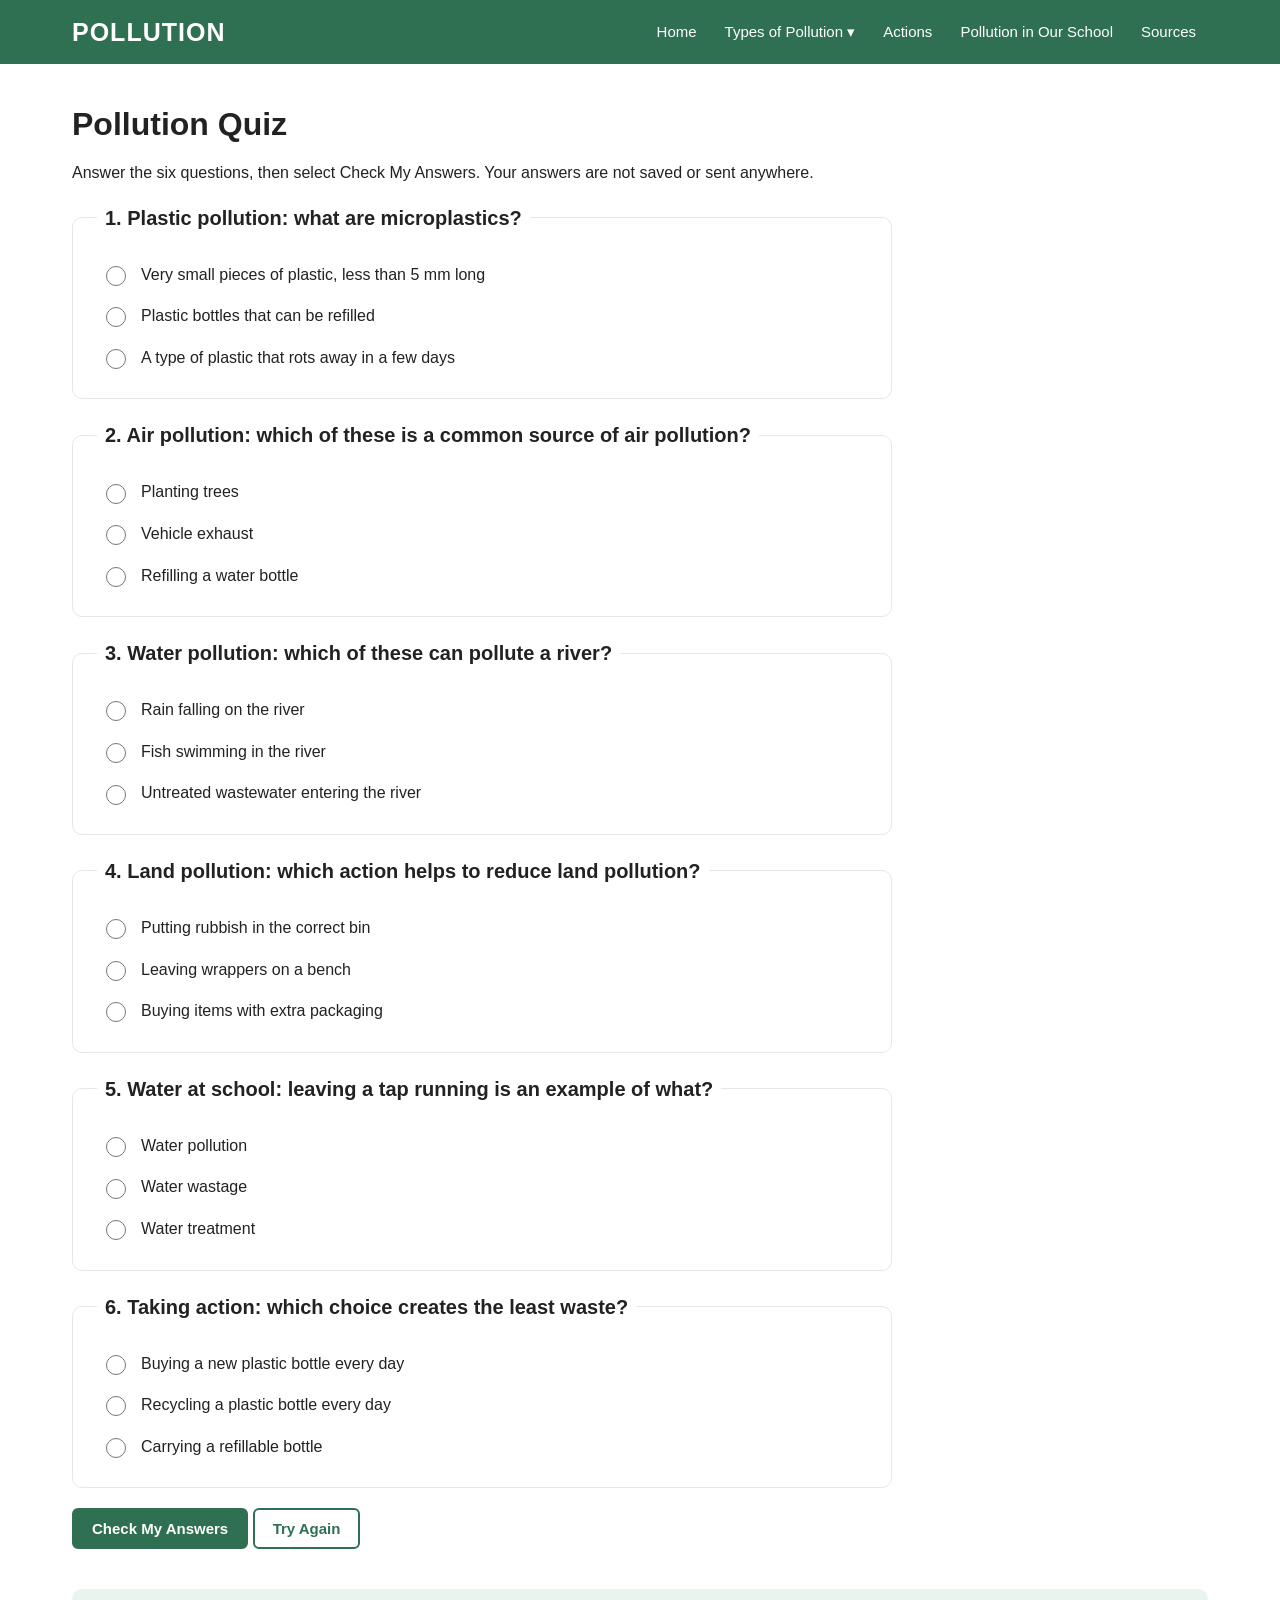
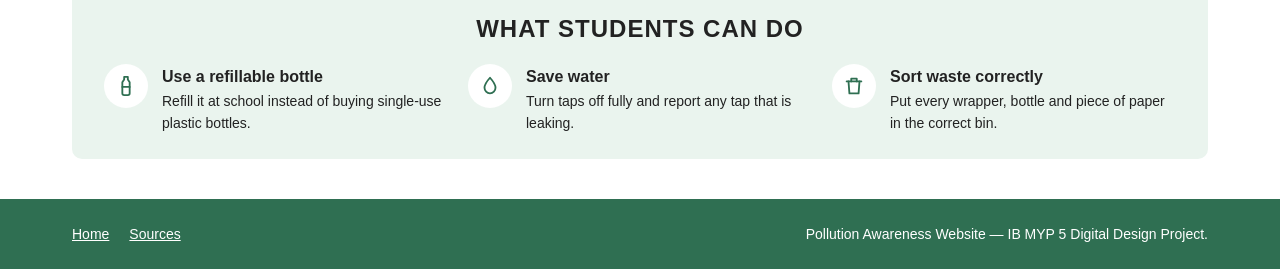
<file: quiz.html>
<!DOCTYPE html>
<html lang="en">
<head>
  <meta charset="UTF-8">
  <meta name="viewport" content="width=device-width, initial-scale=1.0">
  <title>Pollution Quiz | POLLUTION</title>
  <meta name="description" content="A short multiple-choice quiz about plastic, air, water and land pollution.">
  <link rel="stylesheet" href="style.css">
</head>
<body>
  <a class="skip-link" href="#main">Skip to main content</a>

  <!-- ===== Navigation bar (the same on every page) ===== -->
  <header class="site-header">
    <div class="container nav-bar">
      <a class="logo" href="index.html">POLLUTION</a>
      <button class="menu-toggle" id="menu-toggle" type="button" aria-expanded="false" aria-controls="nav-links">Menu</button>
      <nav aria-label="Main navigation">
        <ul class="nav-links" id="nav-links">
          <li><a href="index.html">Home</a></li>
          <li class="dropdown" id="types-dropdown">
            <button class="dropdown-button" id="types-button" type="button" aria-expanded="false" aria-controls="types-menu">Types of Pollution &#9662;</button>
            <ul class="dropdown-menu" id="types-menu">
              <li><a href="plastic.html">Plastic Pollution</a></li>
              <li><a href="air.html">Air Pollution</a></li>
              <li><a href="water.html">Water Pollution</a></li>
              <li><a href="land.html">Land Pollution</a></li>
            </ul>
          </li>
          <li><a href="actions.html">Actions</a></li>
          <li><a href="school.html">Pollution in Our School</a></li>
          <li><a href="sources.html">Sources</a></li>
        </ul>
      </nav>
    </div>
  </header>

  <main id="main" class="container">

    <section class="section text-page">
      <h1>Pollution Quiz</h1>
      <p>Answer the six questions, then select Check My Answers. Your answers are not saved or sent anywhere.</p>

      <!-- The correct answer for each question is stored in data-answer. script.js marks the quiz. -->
      <form id="quiz-form">
        <fieldset class="quiz-question" data-answer="a" data-explanation="Microplastics are tiny pieces, less than 5 mm long, often formed when larger plastics break apart.">
          <legend>1. Plastic pollution: what are microplastics?</legend>
          <label><input type="radio" name="q1" value="a"> Very small pieces of plastic, less than 5 mm long</label>
          <label><input type="radio" name="q1" value="b"> Plastic bottles that can be refilled</label>
          <label><input type="radio" name="q1" value="c"> A type of plastic that rots away in a few days</label>
          <p class="feedback" hidden></p>
        </fieldset>
        <fieldset class="quiz-question" data-answer="b" data-explanation="Vehicles that burn petrol or diesel release exhaust gases and small particles into the air.">
          <legend>2. Air pollution: which of these is a common source of air pollution?</legend>
          <label><input type="radio" name="q2" value="a"> Planting trees</label>
          <label><input type="radio" name="q2" value="b"> Vehicle exhaust</label>
          <label><input type="radio" name="q2" value="c"> Refilling a water bottle</label>
          <p class="feedback" hidden></p>
        </fieldset>
        <fieldset class="quiz-question" data-answer="c" data-explanation="Untreated wastewater can carry harmful substances into rivers, lakes and oceans.">
          <legend>3. Water pollution: which of these can pollute a river?</legend>
          <label><input type="radio" name="q3" value="a"> Rain falling on the river</label>
          <label><input type="radio" name="q3" value="b"> Fish swimming in the river</label>
          <label><input type="radio" name="q3" value="c"> Untreated wastewater entering the river</label>
          <p class="feedback" hidden></p>
        </fieldset>
        <fieldset class="quiz-question" data-answer="a" data-explanation="Disposing of waste correctly keeps litter off the ground and out of soil and habitats.">
          <legend>4. Land pollution: which action helps to reduce land pollution?</legend>
          <label><input type="radio" name="q4" value="a"> Putting rubbish in the correct bin</label>
          <label><input type="radio" name="q4" value="b"> Leaving wrappers on a bench</label>
          <label><input type="radio" name="q4" value="c"> Buying items with extra packaging</label>
          <p class="feedback" hidden></p>
        </fieldset>
        <fieldset class="quiz-question" data-answer="b" data-explanation="A running tap wastes clean water. Pollution is when harmful substances get into water.">
          <legend>5. Water at school: leaving a tap running is an example of what?</legend>
          <label><input type="radio" name="q5" value="a"> Water pollution</label>
          <label><input type="radio" name="q5" value="b"> Water wastage</label>
          <label><input type="radio" name="q5" value="c"> Water treatment</label>
          <p class="feedback" hidden></p>
        </fieldset>
        <fieldset class="quiz-question" data-answer="c" data-explanation="Reducing waste comes first. A refillable bottle means no bottle is thrown away at all.">
          <legend>6. Taking action: which choice creates the least waste?</legend>
          <label><input type="radio" name="q6" value="a"> Buying a new plastic bottle every day</label>
          <label><input type="radio" name="q6" value="b"> Recycling a plastic bottle every day</label>
          <label><input type="radio" name="q6" value="c"> Carrying a refillable bottle</label>
          <p class="feedback" hidden></p>
        </fieldset>
        <button class="button" type="submit">Check My Answers</button>
        <button class="button button-outline" type="reset">Try Again</button>
        <p class="quiz-result" id="quiz-result" aria-live="polite"></p>
      </form>
    </section>

    <!-- ===== Student action strip (the same on every main page) ===== -->
    <section class="section action-strip" aria-labelledby="strip-heading">
      <h2 id="strip-heading">WHAT STUDENTS CAN DO</h2>
      <ul class="action-list">
        <li>
          <span class="icon-circle"><svg viewBox="0 0 24 24" aria-hidden="true"><path d="M10 2h4v3l2 3v12a2 2 0 0 1-2 2h-4a2 2 0 0 1-2-2V8l2-3z"/><path d="M8 13h8"/></svg></span>
          <div><strong>Use a refillable bottle</strong><span class="small">Refill it at school instead of buying single-use plastic bottles.</span></div>
        </li>
        <li>
          <span class="icon-circle"><svg viewBox="0 0 24 24" aria-hidden="true"><path d="M12 3s6 6.5 6 11a6 6 0 0 1-12 0c0-4.5 6-11 6-11z"/></svg></span>
          <div><strong>Save water</strong><span class="small">Turn taps off fully and report any tap that is leaking.</span></div>
        </li>
        <li>
          <span class="icon-circle"><svg viewBox="0 0 24 24" aria-hidden="true"><path d="M4 7h16"/><path d="M9 7V4h6v3"/><path d="M6 7l1 13h10l1-13"/></svg></span>
          <div><strong>Sort waste correctly</strong><span class="small">Put every wrapper, bottle and piece of paper in the correct bin.</span></div>
        </li>
      </ul>
    </section>

  </main>

  <!-- ===== Footer (the same on every page) ===== -->
  <footer class="site-footer">
    <div class="container footer-inner">
      <ul class="footer-links">
        <li><a href="index.html">Home</a></li>
        <li><a href="sources.html">Sources</a></li>
      </ul>
      <p>Pollution Awareness Website — IB MYP 5 Digital Design Project.</p>
    </div>
  </footer>

  <script src="script.js"></script>
</body>
</html>
</file>
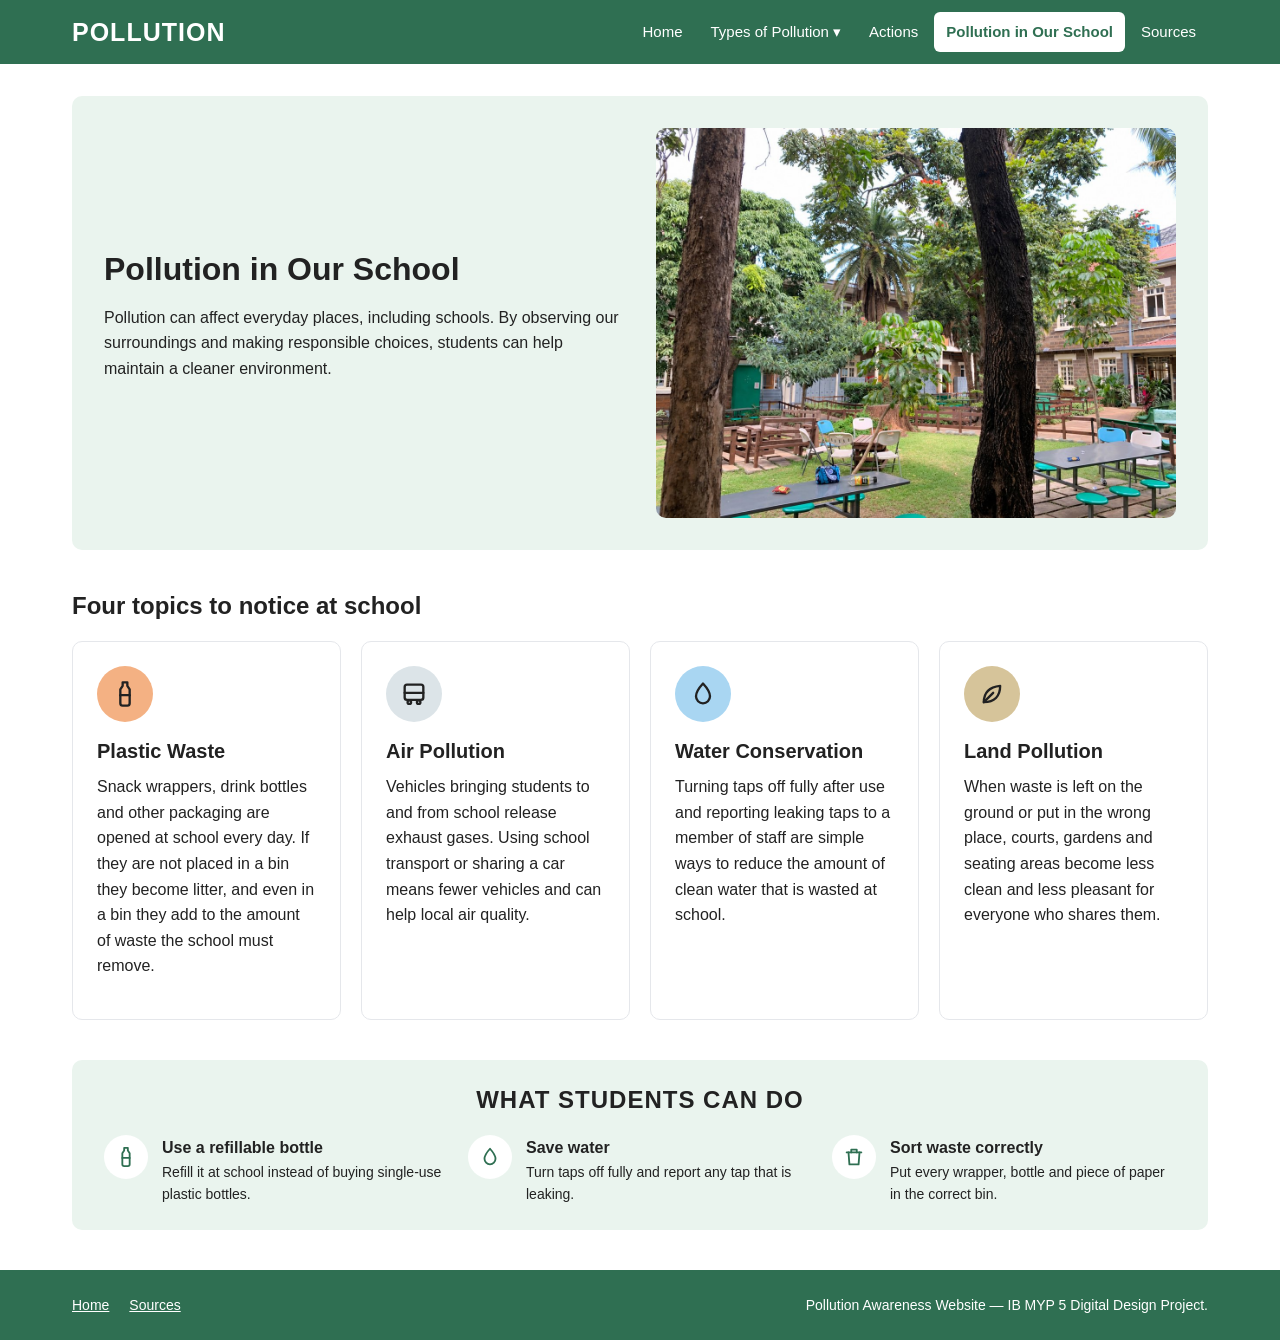
<file: school.html>
<!DOCTYPE html>
<html lang="en">
<head>
  <meta charset="UTF-8">
  <meta name="viewport" content="width=device-width, initial-scale=1.0">
  <title>Pollution in Our School | POLLUTION</title>
  <meta name="description" content="How plastic waste, air pollution, water use and land pollution connect to everyday places in our school.">
  <link rel="stylesheet" href="style.css">
</head>
<body>
  <a class="skip-link" href="#main">Skip to main content</a>

  <!-- ===== Navigation bar (the same on every page) ===== -->
  <header class="site-header">
    <div class="container nav-bar">
      <a class="logo" href="index.html">POLLUTION</a>
      <button class="menu-toggle" id="menu-toggle" type="button" aria-expanded="false" aria-controls="nav-links">Menu</button>
      <nav aria-label="Main navigation">
        <ul class="nav-links" id="nav-links">
          <li><a href="index.html">Home</a></li>
          <li class="dropdown" id="types-dropdown">
            <button class="dropdown-button" id="types-button" type="button" aria-expanded="false" aria-controls="types-menu">Types of Pollution &#9662;</button>
            <ul class="dropdown-menu" id="types-menu">
              <li><a href="plastic.html">Plastic Pollution</a></li>
              <li><a href="air.html">Air Pollution</a></li>
              <li><a href="water.html">Water Pollution</a></li>
              <li><a href="land.html">Land Pollution</a></li>
            </ul>
          </li>
          <li><a href="actions.html">Actions</a></li>
          <li><a href="school.html" class="active" aria-current="page">Pollution in Our School</a></li>
          <li><a href="sources.html">Sources</a></li>
        </ul>
      </nav>
    </div>
  </header>

  <main id="main" class="container">

    <!-- ===== Introduction panel ===== -->
    <section class="intro-panel">
      <div>
        <h1>Pollution in Our School</h1>
        <p>Pollution can affect everyday places, including schools. By observing our surroundings and making responsible choices, students can help maintain a cleaner environment.</p>
      </div>
      <figure class="intro-image">
        <img src="school-environment.jpg" alt="The school garden with trees, grass, wooden benches and outdoor tables. Snack packaging is on one of the tables." width="1200" height="900">
      </figure>
    </section>

    <!-- ===== Four information cards ===== -->
    <section class="section" aria-labelledby="cards-heading">
      <h2 id="cards-heading">Four topics to notice at school</h2>
      <div class="card-grid">
        <article class="card">
          <span class="icon-circle plastic"><svg viewBox="0 0 24 24" aria-hidden="true"><path d="M10 2h4v3l2 3v12a2 2 0 0 1-2 2h-4a2 2 0 0 1-2-2V8l2-3z"/><path d="M8 13h8"/></svg></span>
          <h3>Plastic Waste</h3>
          <p>Snack wrappers, drink bottles and other packaging are opened at school every day. If they are not placed in a bin they become litter, and even in a bin they add to the amount of waste the school must remove.</p>
        </article>
        <article class="card">
          <span class="icon-circle air"><svg viewBox="0 0 24 24" aria-hidden="true"><rect x="4" y="4" width="16" height="13" rx="2"/><path d="M4 11h16"/><circle cx="8" cy="19" r="1.5"/><circle cx="16" cy="19" r="1.5"/></svg></span>
          <h3>Air Pollution</h3>
          <p>Vehicles bringing students to and from school release exhaust gases. Using school transport or sharing a car means fewer vehicles and can help local air quality.</p>
        </article>
        <article class="card">
          <span class="icon-circle water"><svg viewBox="0 0 24 24" aria-hidden="true"><path d="M12 3s6 6.5 6 11a6 6 0 0 1-12 0c0-4.5 6-11 6-11z"/></svg></span>
          <h3>Water Conservation</h3>
          <p>Turning taps off fully after use and reporting leaking taps to a member of staff are simple ways to reduce the amount of clean water that is wasted at school.</p>
        </article>
        <article class="card">
          <span class="icon-circle land"><svg viewBox="0 0 24 24" aria-hidden="true"><path d="M5 19C5 11 10 6 19 5c0 9-5 14-14 14z"/><path d="M5 19l8-8"/></svg></span>
          <h3>Land Pollution</h3>
          <p>When waste is left on the ground or put in the wrong place, courts, gardens and seating areas become less clean and less pleasant for everyone who shares them.</p>
        </article>
      </div>
    </section>

    <!-- ===== Student action strip (the same on every main page) ===== -->
    <section class="section action-strip" aria-labelledby="strip-heading">
      <h2 id="strip-heading">WHAT STUDENTS CAN DO</h2>
      <ul class="action-list">
        <li>
          <span class="icon-circle"><svg viewBox="0 0 24 24" aria-hidden="true"><path d="M10 2h4v3l2 3v12a2 2 0 0 1-2 2h-4a2 2 0 0 1-2-2V8l2-3z"/><path d="M8 13h8"/></svg></span>
          <div><strong>Use a refillable bottle</strong><span class="small">Refill it at school instead of buying single-use plastic bottles.</span></div>
        </li>
        <li>
          <span class="icon-circle"><svg viewBox="0 0 24 24" aria-hidden="true"><path d="M12 3s6 6.5 6 11a6 6 0 0 1-12 0c0-4.5 6-11 6-11z"/></svg></span>
          <div><strong>Save water</strong><span class="small">Turn taps off fully and report any tap that is leaking.</span></div>
        </li>
        <li>
          <span class="icon-circle"><svg viewBox="0 0 24 24" aria-hidden="true"><path d="M4 7h16"/><path d="M9 7V4h6v3"/><path d="M6 7l1 13h10l1-13"/></svg></span>
          <div><strong>Sort waste correctly</strong><span class="small">Put every wrapper, bottle and piece of paper in the correct bin.</span></div>
        </li>
      </ul>
    </section>

  </main>

  <!-- ===== Footer (the same on every page) ===== -->
  <footer class="site-footer">
    <div class="container footer-inner">
      <ul class="footer-links">
        <li><a href="index.html">Home</a></li>
        <li><a href="sources.html">Sources</a></li>
      </ul>
      <p>Pollution Awareness Website — IB MYP 5 Digital Design Project.</p>
    </div>
  </footer>

  <script src="script.js"></script>
</body>
</html>
</file>
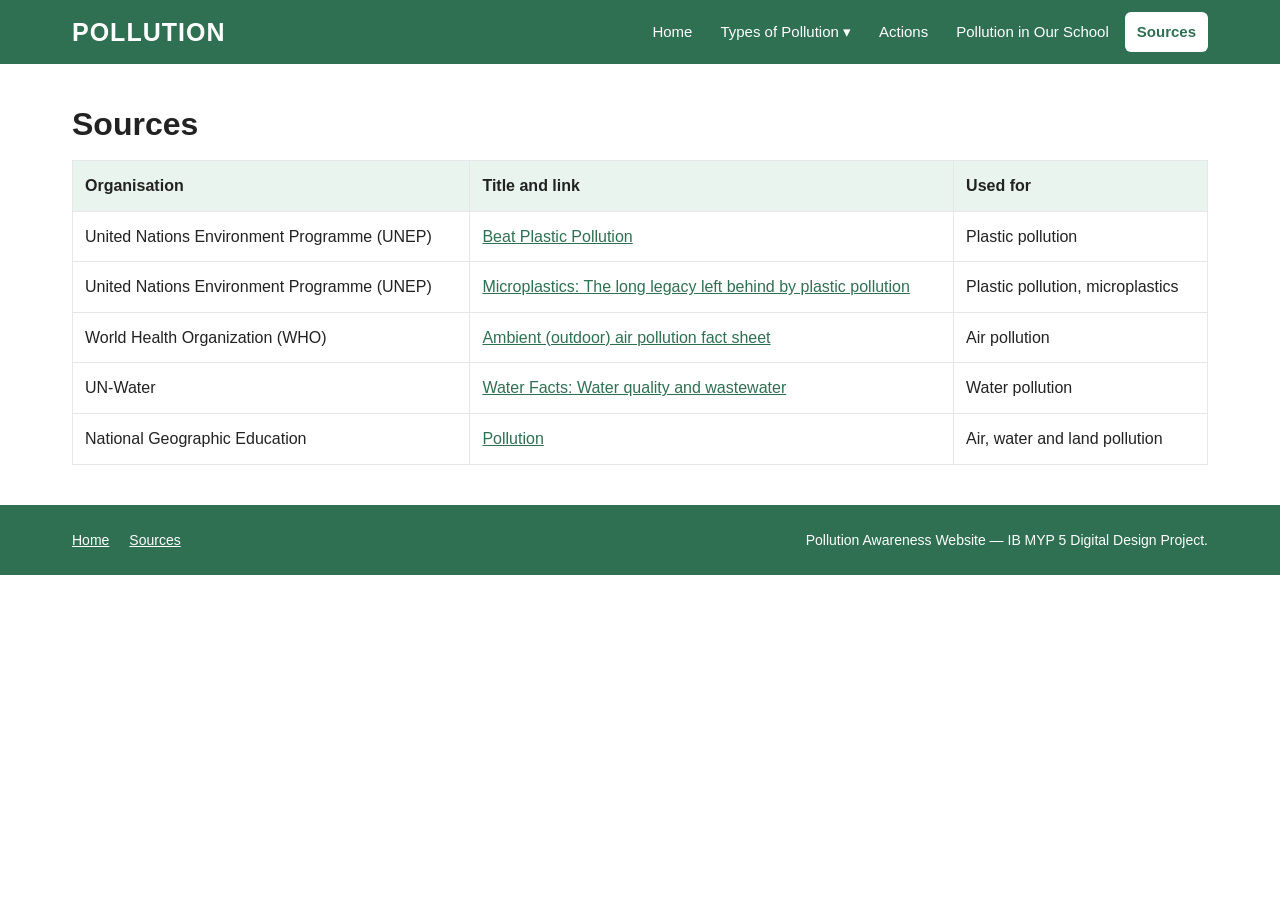
<file: sources.html>
<!DOCTYPE html>
<html lang="en">
<head>
  <meta charset="UTF-8">
  <meta name="viewport" content="width=device-width, initial-scale=1.0">
  <title>Sources | POLLUTION</title>
  <meta name="description" content="The sources of information used for the Pollution Awareness Website.">
  <link rel="stylesheet" href="style.css">
</head>
<body>
  <a class="skip-link" href="#main">Skip to main content</a>

  <!-- ===== Navigation bar (the same on every page) ===== -->
  <header class="site-header">
    <div class="container nav-bar">
      <a class="logo" href="index.html">POLLUTION</a>
      <button class="menu-toggle" id="menu-toggle" type="button" aria-expanded="false" aria-controls="nav-links">Menu</button>
      <nav aria-label="Main navigation">
        <ul class="nav-links" id="nav-links">
          <li><a href="index.html">Home</a></li>
          <li class="dropdown" id="types-dropdown">
            <button class="dropdown-button" id="types-button" type="button" aria-expanded="false" aria-controls="types-menu">Types of Pollution &#9662;</button>
            <ul class="dropdown-menu" id="types-menu">
              <li><a href="plastic.html">Plastic Pollution</a></li>
              <li><a href="air.html">Air Pollution</a></li>
              <li><a href="water.html">Water Pollution</a></li>
              <li><a href="land.html">Land Pollution</a></li>
            </ul>
          </li>
          <li><a href="actions.html">Actions</a></li>
          <li><a href="school.html">Pollution in Our School</a></li>
          <li><a href="sources.html" class="active" aria-current="page">Sources</a></li>
        </ul>
      </nav>
    </div>
  </header>

  <main id="main" class="container">

    <section class="section">
      <h1>Sources</h1>
      <div class="table-wrap">
        <table>
          <thead>
            <tr><th scope="col">Organisation</th><th scope="col">Title and link</th><th scope="col">Used for</th></tr>
          </thead>
          <tbody>
            <tr><td>United Nations Environment Programme (UNEP)</td><td><a href="https://www.unep.org/interactives/beat-plastic-pollution/">Beat Plastic Pollution</a></td><td>Plastic pollution</td></tr>
            <tr><td>United Nations Environment Programme (UNEP)</td><td><a href="https://www.unep.org/news-and-stories/story/microplastics-long-legacy-left-behind-plastic-pollution">Microplastics: The long legacy left behind by plastic pollution</a></td><td>Plastic pollution, microplastics</td></tr>
            <tr><td>World Health Organization (WHO)</td><td><a href="https://www.who.int/news-room/fact-sheets/detail/ambient-(outdoor)-air-quality-and-health">Ambient (outdoor) air pollution fact sheet</a></td><td>Air pollution</td></tr>
            <tr><td>UN-Water</td><td><a href="https://www.unwater.org/sites/default/files/app/uploads/2018/10/WaterFacts_water_and_watewater_sep2018.pdf">Water Facts: Water quality and wastewater</a></td><td>Water pollution</td></tr>
            <tr><td>National Geographic Education</td><td><a href="https://education.nationalgeographic.org/resource/pollution">Pollution</a></td><td>Air, water and land pollution</td></tr>
          </tbody>
        </table>
      </div>
    </section>

  </main>

  <!-- ===== Footer (the same on every page) ===== -->
  <footer class="site-footer">
    <div class="container footer-inner">
      <ul class="footer-links">
        <li><a href="index.html">Home</a></li>
        <li><a href="sources.html">Sources</a></li>
      </ul>
      <p>Pollution Awareness Website — IB MYP 5 Digital Design Project.</p>
    </div>
  </footer>

  <script src="script.js"></script>
</body>
</html>
</file>
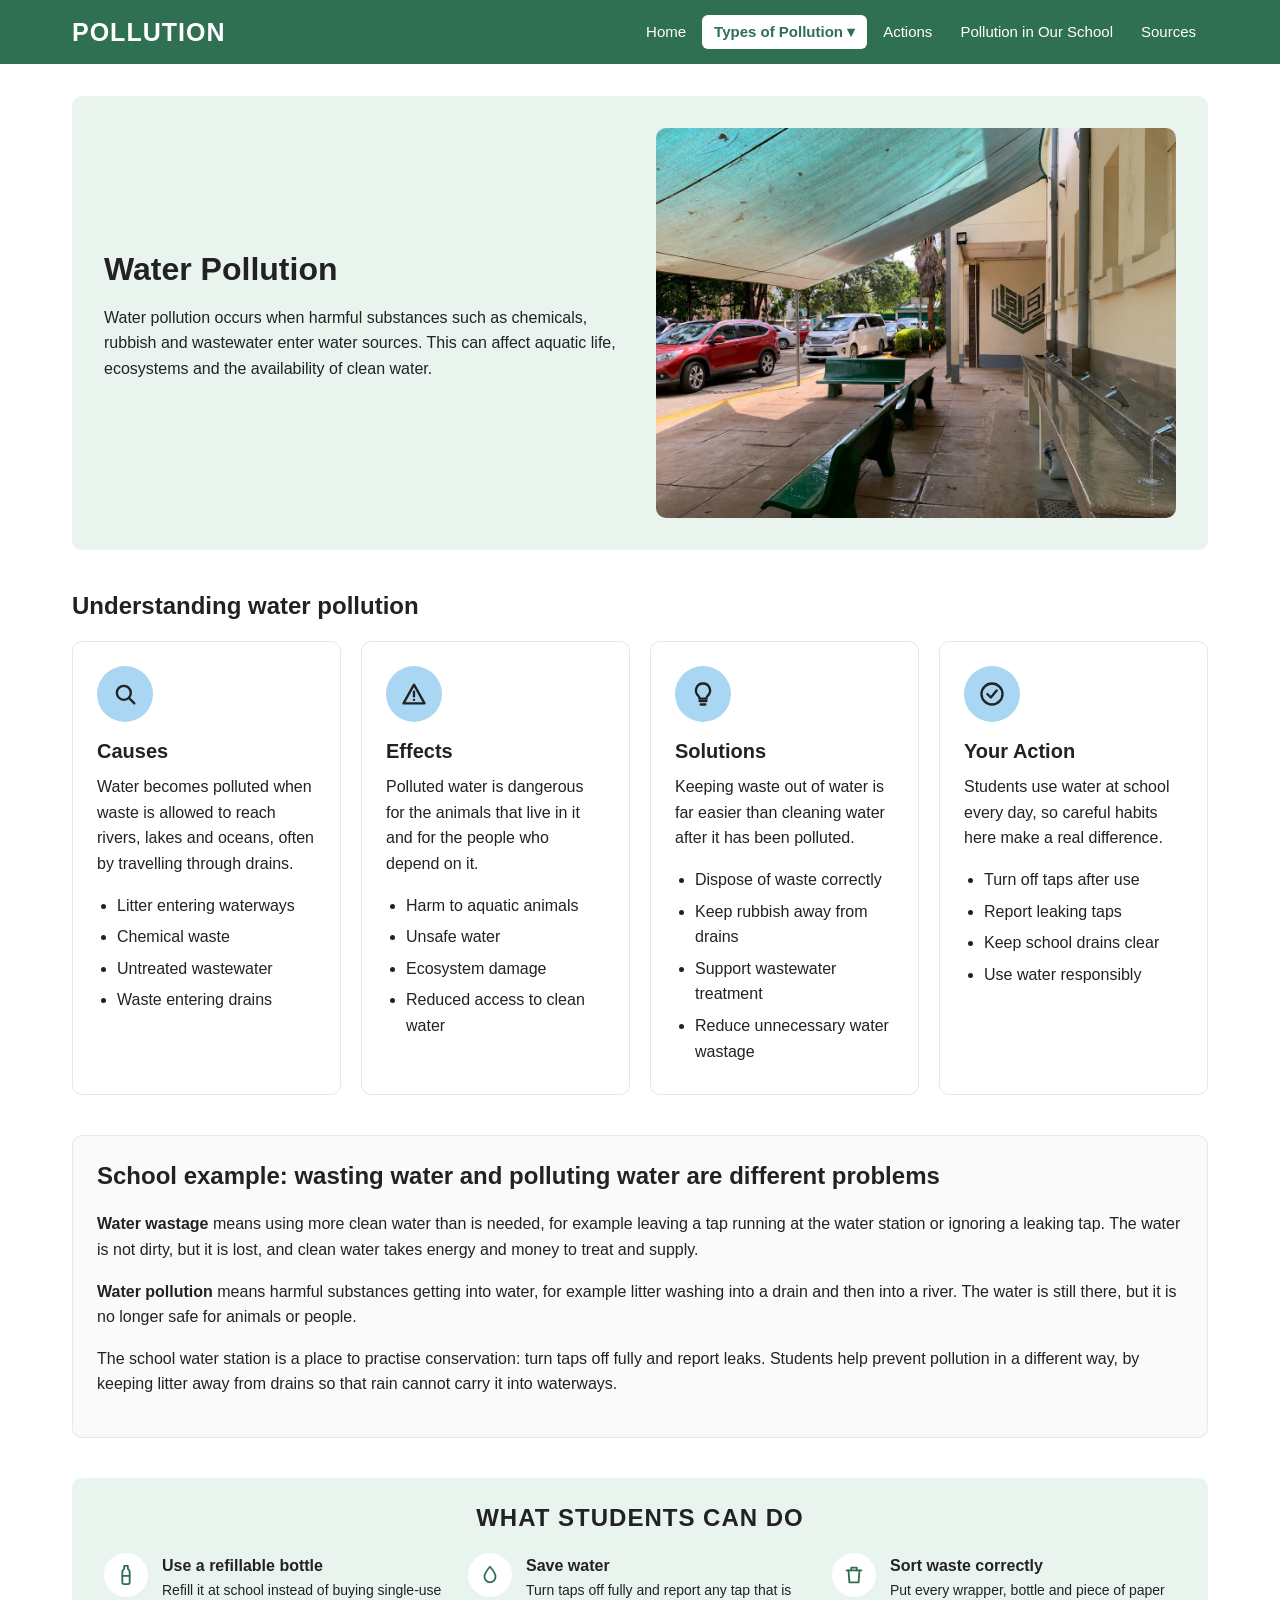
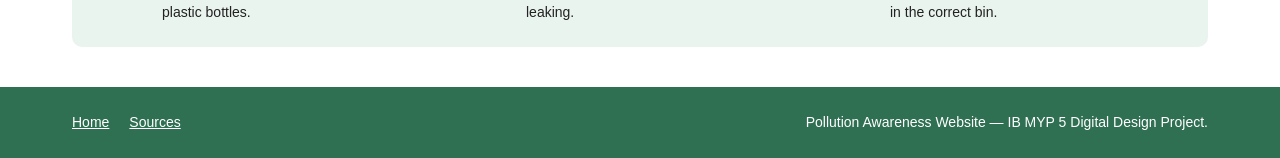
<file: water.html>
<!DOCTYPE html>
<html lang="en">
<head>
  <meta charset="UTF-8">
  <meta name="viewport" content="width=device-width, initial-scale=1.0">
  <title>Water Pollution | POLLUTION</title>
  <meta name="description" content="Water pollution occurs when harmful substances such as chemicals, rubbish and wastewater enter water sources.">
  <link rel="stylesheet" href="style.css">
</head>
<body>
  <a class="skip-link" href="#main">Skip to main content</a>

  <!-- ===== Navigation bar (the same on every page) ===== -->
  <header class="site-header">
    <div class="container nav-bar">
      <a class="logo" href="index.html">POLLUTION</a>
      <button class="menu-toggle" id="menu-toggle" type="button" aria-expanded="false" aria-controls="nav-links">Menu</button>
      <nav aria-label="Main navigation">
        <ul class="nav-links" id="nav-links">
          <li><a href="index.html">Home</a></li>
          <li class="dropdown" id="types-dropdown">
            <button class="dropdown-button active" id="types-button" type="button" aria-expanded="false" aria-controls="types-menu">Types of Pollution &#9662;</button>
            <ul class="dropdown-menu" id="types-menu">
              <li><a href="plastic.html">Plastic Pollution</a></li>
              <li><a href="air.html">Air Pollution</a></li>
              <li><a href="water.html" class="active" aria-current="page">Water Pollution</a></li>
              <li><a href="land.html">Land Pollution</a></li>
            </ul>
          </li>
          <li><a href="actions.html">Actions</a></li>
          <li><a href="school.html">Pollution in Our School</a></li>
          <li><a href="sources.html">Sources</a></li>
        </ul>
      </nav>
    </div>
  </header>

  <main id="main" class="container">

    <!-- ===== Introduction panel ===== -->
    <section class="intro-panel">
      <div>
        <h1>Water Pollution</h1>
        <p>Water pollution occurs when harmful substances such as chemicals, rubbish and wastewater enter water sources. This can affect aquatic life, ecosystems and the availability of clean water.</p>
      </div>
      <figure class="intro-image">
        <img src="water-conservation-school.jpg" alt="The covered school water station with a row of taps above a long trough, with green benches nearby." width="1200" height="900">
      </figure>
    </section>

    <!-- ===== Four information cards ===== -->
    <section class="section" aria-labelledby="cards-heading">
      <h2 id="cards-heading">Understanding water pollution</h2>
      <div class="card-grid">
        <article class="card">
          <span class="icon-circle water"><svg viewBox="0 0 24 24" aria-hidden="true"><circle cx="11" cy="11" r="6"/><path d="M20 20l-4.5-4.5"/></svg></span>
          <h3>Causes</h3>
          <p>Water becomes polluted when waste is allowed to reach rivers, lakes and oceans, often by travelling through drains.</p>
          <ul>
            <li>Litter entering waterways</li>
            <li>Chemical waste</li>
            <li>Untreated wastewater</li>
            <li>Waste entering drains</li>
          </ul>
        </article>
        <article class="card">
          <span class="icon-circle water"><svg viewBox="0 0 24 24" aria-hidden="true"><path d="M12 4l9 16H3z"/><path d="M12 10v4"/><path d="M12 17h.01"/></svg></span>
          <h3>Effects</h3>
          <p>Polluted water is dangerous for the animals that live in it and for the people who depend on it.</p>
          <ul>
            <li>Harm to aquatic animals</li>
            <li>Unsafe water</li>
            <li>Ecosystem damage</li>
            <li>Reduced access to clean water</li>
          </ul>
        </article>
        <article class="card">
          <span class="icon-circle water"><svg viewBox="0 0 24 24" aria-hidden="true"><path d="M9 18h6"/><path d="M10 21h4"/><path d="M12 3a6 6 0 0 0-4 10.5c.7.7 1 1.5 1 2.5h6c0-1 .3-1.8 1-2.5A6 6 0 0 0 12 3z"/></svg></span>
          <h3>Solutions</h3>
          <p>Keeping waste out of water is far easier than cleaning water after it has been polluted.</p>
          <ul>
            <li>Dispose of waste correctly</li>
            <li>Keep rubbish away from drains</li>
            <li>Support wastewater treatment</li>
            <li>Reduce unnecessary water wastage</li>
          </ul>
        </article>
        <article class="card">
          <span class="icon-circle water"><svg viewBox="0 0 24 24" aria-hidden="true"><circle cx="12" cy="12" r="9"/><path d="M8 12l3 3 5-6"/></svg></span>
          <h3>Your Action</h3>
          <p>Students use water at school every day, so careful habits here make a real difference.</p>
          <ul>
            <li>Turn off taps after use</li>
            <li>Report leaking taps</li>
            <li>Keep school drains clear</li>
            <li>Use water responsibly</li>
          </ul>
        </article>
      </div>
    </section>

    <!-- ===== School example ===== -->
    <section class="section panel" aria-labelledby="example-heading">
      <h2 id="example-heading">School example: wasting water and polluting water are different problems</h2>
      <p><strong>Water wastage</strong> means using more clean water than is needed, for example leaving a tap running at the water station or ignoring a leaking tap. The water is not dirty, but it is lost, and clean water takes energy and money to treat and supply.</p>
      <p><strong>Water pollution</strong> means harmful substances getting into water, for example litter washing into a drain and then into a river. The water is still there, but it is no longer safe for animals or people.</p>
      <p>The school water station is a place to practise conservation: turn taps off fully and report leaks. Students help prevent pollution in a different way, by keeping litter away from drains so that rain cannot carry it into waterways.</p>
    </section>

    <!-- ===== Student action strip (the same on every main page) ===== -->
    <section class="section action-strip" aria-labelledby="strip-heading">
      <h2 id="strip-heading">WHAT STUDENTS CAN DO</h2>
      <ul class="action-list">
        <li>
          <span class="icon-circle"><svg viewBox="0 0 24 24" aria-hidden="true"><path d="M10 2h4v3l2 3v12a2 2 0 0 1-2 2h-4a2 2 0 0 1-2-2V8l2-3z"/><path d="M8 13h8"/></svg></span>
          <div><strong>Use a refillable bottle</strong><span class="small">Refill it at school instead of buying single-use plastic bottles.</span></div>
        </li>
        <li>
          <span class="icon-circle"><svg viewBox="0 0 24 24" aria-hidden="true"><path d="M12 3s6 6.5 6 11a6 6 0 0 1-12 0c0-4.5 6-11 6-11z"/></svg></span>
          <div><strong>Save water</strong><span class="small">Turn taps off fully and report any tap that is leaking.</span></div>
        </li>
        <li>
          <span class="icon-circle"><svg viewBox="0 0 24 24" aria-hidden="true"><path d="M4 7h16"/><path d="M9 7V4h6v3"/><path d="M6 7l1 13h10l1-13"/></svg></span>
          <div><strong>Sort waste correctly</strong><span class="small">Put every wrapper, bottle and piece of paper in the correct bin.</span></div>
        </li>
      </ul>
    </section>

  </main>

  <!-- ===== Footer (the same on every page) ===== -->
  <footer class="site-footer">
    <div class="container footer-inner">
      <ul class="footer-links">
        <li><a href="index.html">Home</a></li>
        <li><a href="sources.html">Sources</a></li>
      </ul>
      <p>Pollution Awareness Website — IB MYP 5 Digital Design Project.</p>
    </div>
  </footer>

  <script src="script.js"></script>
</body>
</html>
</file>
<file: style.css>
/* ==========================================================
   POLLUTION — Pollution Awareness Website
   IB MYP 5 Digital Design Project
   One stylesheet shared by every page.
   Contents:
   1. Colours and basic settings
   2. Navigation bar
   3. Introduction panel
   4. Information cards
   5. Extra sections (school example, quiz banner)
   6. Student action strip
   7. Checklist, quiz, survey, gallery
   8. Footer
   9. Responsive rules (tablet and mobile)
   ========================================================== */

/* ---------- 1. Colours and basic settings ---------- */
:root {
  --green: #2F6F52;        /* navigation bar and brand colour */
  --green-dark: #24573F;   /* hover colour for green buttons */
  --green-light: #EAF4EE;  /* introduction panels */
  --white: #FFFFFF;        /* main background */
  --grey-light: #FAFAFA;   /* secondary background */
  --text: #222222;         /* main text */
  --plastic: #F4B183;      /* pastel orange */
  --air: #DCE4E8;          /* blue-grey */
  --water: #A9D6F2;        /* light blue */
  --land: #D6C49A;         /* beige */
  --border: #E5E7EB;       /* card borders */
}

* {
  box-sizing: border-box;
}

body {
  margin: 0;
  font-family: Arial, Helvetica, sans-serif;
  font-size: 16px;
  line-height: 1.6;
  color: var(--text);
  background-color: var(--white);
}

img {
  max-width: 100%;
  height: auto;
  display: block;
}

/* Text that only screen readers can read (used inside the Learn More buttons) */
.visually-hidden {
  position: absolute;
  width: 1px;
  height: 1px;
  overflow: hidden;
  clip-path: inset(50%);
  white-space: nowrap;
}

h1 { font-size: 32px; line-height: 1.25; margin: 0 0 16px; }
h2 { font-size: 24px; line-height: 1.3;  margin: 0 0 20px; }
h3 { font-size: 20px; line-height: 1.3;  margin: 0 0 10px; }
p  { margin: 0 0 16px; }

a { color: var(--green); }

.small { font-size: 14px; }

/* Centred layout, maximum width 1200px */
.container {
  max-width: 1200px;
  margin: 0 auto;
  padding: 0 32px;
}

.section { margin: 40px 0; }

/* Keyboard users can see where they are */
a:focus-visible,
button:focus-visible,
input:focus-visible {
  outline: 3px solid #F4B183;
  outline-offset: 2px;
}

/* "Skip to main content" link: hidden until it is focused */
.skip-link {
  position: absolute;
  left: -9999px;
  top: 0;
  background: var(--white);
  color: var(--green);
  padding: 10px 16px;
  z-index: 100;
}
.skip-link:focus { left: 8px; top: 8px; }

/* Green buttons */
.button {
  display: inline-block;
  background-color: var(--green);
  color: var(--white);
  font-family: Arial, Helvetica, sans-serif;
  font-size: 15px;
  font-weight: bold;
  text-decoration: none;
  padding: 10px 18px;
  border: 2px solid var(--green);
  border-radius: 6px;
  cursor: pointer;
}
.button:hover { background-color: var(--green-dark); border-color: var(--green-dark); }

.button-outline {
  background-color: var(--white);
  color: var(--green);
}
.button-outline:hover { background-color: var(--green-light); border-color: var(--green); }

/* ---------- 2. Navigation bar ---------- */
.site-header {
  background-color: var(--green);
  color: var(--white);
}

.nav-bar {
  display: flex;
  align-items: center;
  justify-content: space-between;
  min-height: 64px;
}

.logo {
  font-size: 25px;
  font-weight: bold;
  letter-spacing: 1px;
  color: var(--white);
  text-decoration: none;
}

.nav-links {
  display: flex;
  align-items: center;
  gap: 4px;
  list-style: none;
  margin: 0;
  padding: 0;
}

.nav-links a,
.dropdown-button {
  display: block;
  font-family: Arial, Helvetica, sans-serif;
  font-size: 15px;
  color: var(--white);
  text-decoration: none;
  background: none;
  border: none;
  border-radius: 6px;
  padding: 8px 12px;
  cursor: pointer;
}

.nav-links a:hover,
.dropdown-button:hover {
  background-color: rgba(255, 255, 255, 0.15);
}

/* The page you are on is highlighted */
.nav-links .active {
  background-color: var(--white);
  color: var(--green);
  font-weight: bold;
}
.nav-links .active:hover { background-color: var(--white); }

/* Dropdown menu for the four pollution types */
.dropdown { position: relative; }

.dropdown-menu {
  display: none;
  position: absolute;
  top: 100%;
  left: 0;
  min-width: 200px;
  list-style: none;
  margin: 6px 0 0;
  padding: 6px;
  background-color: var(--white);
  border: 1px solid var(--border);
  border-radius: 10px;
  box-shadow: 0 6px 16px rgba(0, 0, 0, 0.12);
  z-index: 50;
}

.dropdown.open .dropdown-menu { display: block; }

.dropdown-menu a { color: var(--text); }
.dropdown-menu a:hover { background-color: var(--green-light); }
.dropdown-menu .active { background-color: var(--green); color: var(--white); }
.dropdown-menu .active:hover { background-color: var(--green); }

/* Menu button, only shown on small screens */
.menu-toggle {
  display: none;
  font-family: Arial, Helvetica, sans-serif;
  font-size: 15px;
  color: var(--white);
  background: none;
  border: 2px solid var(--white);
  border-radius: 6px;
  padding: 6px 12px;
  cursor: pointer;
}

/* ---------- 3. Introduction panel ---------- */
.intro-panel {
  display: grid;
  grid-template-columns: 1fr 1fr;
  gap: 32px;
  align-items: center;
  background-color: var(--green-light);
  border-radius: 10px;
  padding: 32px;
  margin-top: 32px;
}

.intro-panel p { max-width: 520px; }

.intro-image { margin: 0; }

/* Every introduction photo has the same 4:3 shape and is never stretched */
.intro-image img {
  width: 100%;
  aspect-ratio: 4 / 3;
  object-fit: cover;
  border-radius: 10px;
}

figcaption {
  font-size: 14px;
  color: #444444;
  margin-top: 8px;
}

/* Label for digitally edited images */
.edited-label {
  display: inline-block;
  font-size: 14px;
  font-weight: bold;
  background-color: var(--white);
  border: 1px solid var(--border);
  border-radius: 6px;
  padding: 1px 8px;
  margin-right: 4px;
}

/* ---------- 4. Information cards ---------- */
.card-grid {
  display: grid;
  grid-template-columns: repeat(4, 1fr);
  gap: 20px;
}

.card {
  display: flex;
  flex-direction: column;
  background-color: var(--white);
  border: 1px solid var(--border);
  border-radius: 10px;
  padding: 24px;
}

.card ul {
  margin: 0;
  padding-left: 20px;
}
.card li { margin-bottom: 6px; }

/* Pushes the Learn More button to the bottom so cards line up */
.card .button {
  margin-top: auto;
  align-self: flex-start;
}

/* Coloured circular icons */
.icon-circle {
  display: flex;
  align-items: center;
  justify-content: center;
  width: 56px;
  height: 56px;
  border-radius: 50%;
  margin-bottom: 16px;
  color: var(--text);
  flex-shrink: 0;
}
.icon-circle svg {
  width: 28px;
  height: 28px;
  fill: none;
  stroke: currentColor;
  stroke-width: 2;
  stroke-linecap: round;
  stroke-linejoin: round;
}

.plastic { background-color: var(--plastic); }
.air     { background-color: var(--air); }
.water   { background-color: var(--water); }
.land    { background-color: var(--land); }
.green   { background-color: var(--green-light); color: var(--green); }

/* ---------- 5. Extra sections ---------- */
.panel {
  background-color: var(--grey-light);
  border: 1px solid var(--border);
  border-radius: 10px;
  padding: 24px;
}

/* Text beside a smaller supporting image */
.split {
  display: grid;
  grid-template-columns: 2fr 1fr;
  gap: 24px;
  align-items: center;
}
.split figure { margin: 0; }
.split img {
  width: 100%;
  aspect-ratio: 4 / 3;
  object-fit: cover;
  border-radius: 10px;
}

.example-list {
  display: grid;
  grid-template-columns: repeat(5, 1fr);
  gap: 16px;
  list-style: none;
  margin: 0;
  padding: 0;
}
.example-list li {
  background-color: var(--white);
  border: 1px solid var(--border);
  border-radius: 10px;
  padding: 16px;
  font-size: 14px;
}
.example-list strong { display: block; font-size: 16px; margin-bottom: 4px; }

.quiz-banner {
  display: flex;
  align-items: center;
  justify-content: space-between;
  gap: 20px;
  flex-wrap: wrap;
}
.quiz-banner h2 { margin-bottom: 6px; }
.quiz-banner p { margin: 0; }

/* ---------- 6. Student action strip ---------- */
.action-strip {
  background-color: var(--green-light);
  border-radius: 10px;
  padding: 24px 32px;
}
.action-strip h2 { text-align: center; letter-spacing: 1px; }

.action-list {
  display: grid;
  grid-template-columns: repeat(3, 1fr);
  gap: 20px;
  list-style: none;
  margin: 0;
  padding: 0;
}
.action-list li {
  display: flex;
  align-items: flex-start;
  gap: 14px;
}
.action-list .icon-circle {
  width: 44px;
  height: 44px;
  margin: 0;
  background-color: var(--white);
  color: var(--green);
}
.action-list .icon-circle svg { width: 22px; height: 22px; }
.action-list strong { display: block; }
.action-list span.small { display: block; }

/* ---------- 7. Checklist, quiz, survey, gallery ---------- */
.checklist {
  list-style: none;
  margin: 0 0 16px;
  padding: 0;
}
.checklist li { border-bottom: 1px solid var(--border); }
.checklist label {
  display: flex;
  align-items: center;
  gap: 12px;
  padding: 12px 4px;
  cursor: pointer;
}
.checklist input,
.quiz-question input {
  width: 20px;
  height: 20px;
  accent-color: var(--green);
  flex-shrink: 0;
}

.progress-row {
  display: flex;
  align-items: center;
  gap: 16px;
  flex-wrap: wrap;
}
.progress-track {
  flex: 1;
  min-width: 160px;
  height: 12px;
  background-color: var(--border);
  border-radius: 6px;
  overflow: hidden;
}
.progress-fill {
  width: 0;
  height: 100%;
  background-color: var(--green);
  transition: width 0.2s;
}

.quiz-question {
  border: 1px solid var(--border);
  border-radius: 10px;
  padding: 20px 24px;
  margin: 0 0 20px;
  background-color: var(--white);
}
.quiz-question legend {
  font-size: 20px;
  font-weight: bold;
  padding: 0 8px;
}
.quiz-question label {
  display: flex;
  align-items: center;
  gap: 12px;
  padding: 8px 4px;
  cursor: pointer;
}
.feedback {
  margin: 10px 0 0;
  padding: 10px 14px;
  border-radius: 6px;
  font-size: 14px;
}
.feedback.correct { background-color: var(--green-light); border-left: 4px solid var(--green); }
.feedback.wrong   { background-color: #FDF1E7; border-left: 4px solid #C0621B; }

.quiz-result {
  font-size: 20px;
  font-weight: bold;
  margin: 20px 0 0;
}

/* Editable placeholders for my real survey results */
.placeholder {
  border: 2px dashed #B7791F;
  background-color: #FFFBEB;
  border-radius: 10px;
  padding: 16px;
}
.survey-grid {
  display: grid;
  grid-template-columns: repeat(3, 1fr);
  gap: 20px;
  margin-bottom: 20px;
}
.survey-grid .number { font-size: 24px; font-weight: bold; display: block; }

.gallery {
  display: grid;
  grid-template-columns: repeat(3, 1fr);
  gap: 20px;
}
.gallery figure {
  margin: 0;
  border: 1px solid var(--border);
  border-radius: 10px;
  overflow: hidden;
  background-color: var(--white);
}
.gallery img {
  width: 100%;
  aspect-ratio: 4 / 3;
  object-fit: cover;
}
.gallery figcaption { margin: 0; padding: 14px 16px 16px; }
.gallery figcaption strong { display: block; font-size: 16px; color: var(--text); }

/* Tables on the Sources and Image Credits pages */
.table-wrap { overflow-x: auto; }
table {
  width: 100%;
  border-collapse: collapse;
}
th, td {
  text-align: left;
  vertical-align: top;
  padding: 12px;
  border: 1px solid var(--border);
}
th { background-color: var(--green-light); }
td img { width: 140px; border-radius: 6px; }

.text-page { max-width: 820px; }
.text-page li { margin-bottom: 8px; }

/* ---------- 8. Footer ---------- */
.site-footer {
  background-color: var(--green);
  color: var(--white);
  margin-top: 40px;
  padding: 24px 0;
  font-size: 14px;
}
.footer-inner {
  display: flex;
  align-items: center;
  justify-content: space-between;
  gap: 16px;
  flex-wrap: wrap;
}
.footer-links {
  display: flex;
  gap: 20px;
  flex-wrap: wrap;
  list-style: none;
  margin: 0;
  padding: 0;
}
.footer-links a { color: var(--white); }
.site-footer p { margin: 0; }

/* ---------- 9. Responsive rules ---------- */

/* Tablets: two cards per row */
@media (max-width: 1000px) {
  .card-grid { grid-template-columns: repeat(2, 1fr); }
  .example-list { grid-template-columns: repeat(2, 1fr); }
  .gallery { grid-template-columns: repeat(2, 1fr); }
}

/* Small screens: collapsible menu, text above image */
@media (max-width: 860px) {
  .menu-toggle { display: block; }

  .nav-bar { flex-wrap: wrap; padding-top: 10px; padding-bottom: 10px; }

  .nav-links {
    display: none;
    flex-direction: column;
    align-items: stretch;
    width: 100%;
    padding: 10px 0 4px;
  }
  .nav-links.open { display: flex; }

  .dropdown-button { width: 100%; text-align: left; }

  .dropdown-menu {
    position: static;
    box-shadow: none;
    margin: 4px 0 4px 12px;
  }

  .intro-panel { grid-template-columns: 1fr; padding: 24px; }
  .split { grid-template-columns: 1fr; }
  .action-list { grid-template-columns: 1fr; }
  .survey-grid { grid-template-columns: 1fr; }
}

/* Mobile: one card per row */
@media (max-width: 600px) {
  .container { padding: 0 16px; }
  h1 { font-size: 28px; }
  h2 { font-size: 22px; }
  .card-grid { grid-template-columns: 1fr; }
  .example-list { grid-template-columns: 1fr; }
  .gallery { grid-template-columns: 1fr; }
  .intro-panel { margin-top: 16px; padding: 20px; }
  .action-strip { padding: 24px 20px; }
  .footer-inner { flex-direction: column; align-items: flex-start; }
}
</file>
